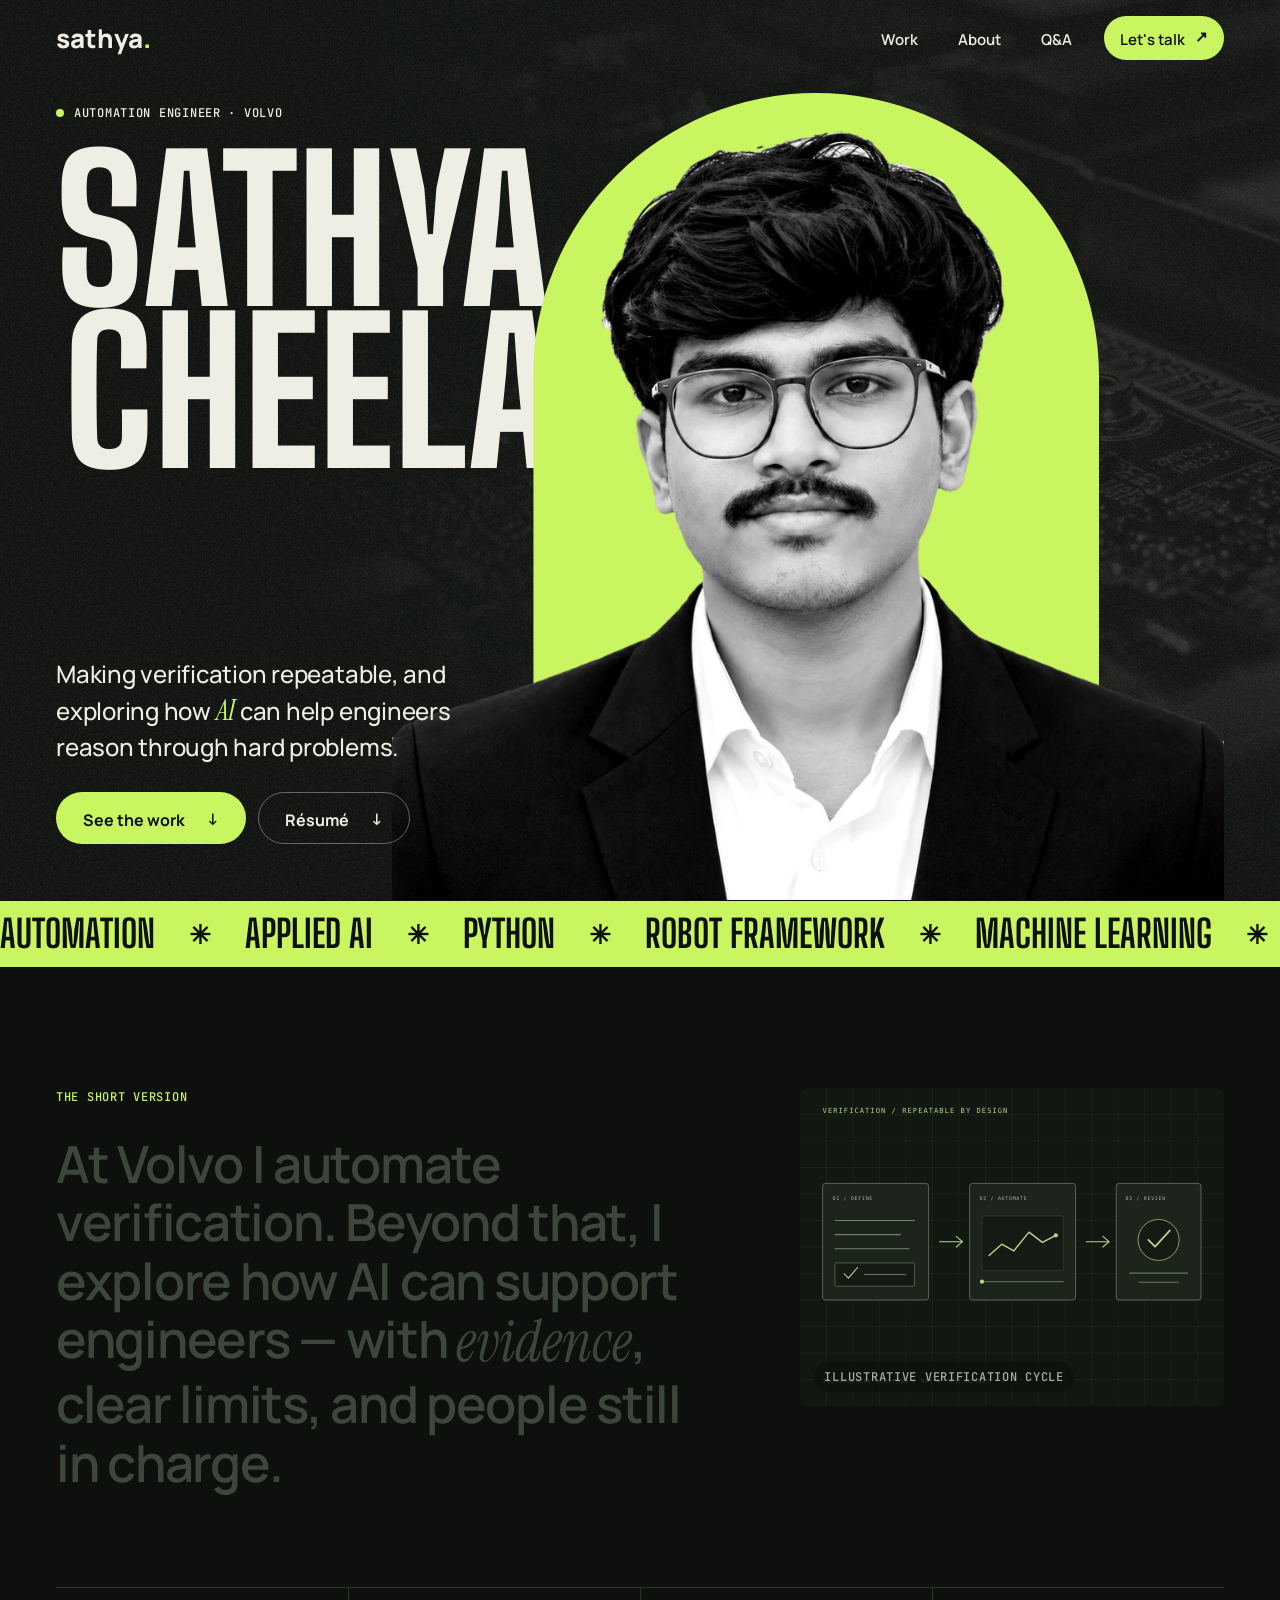
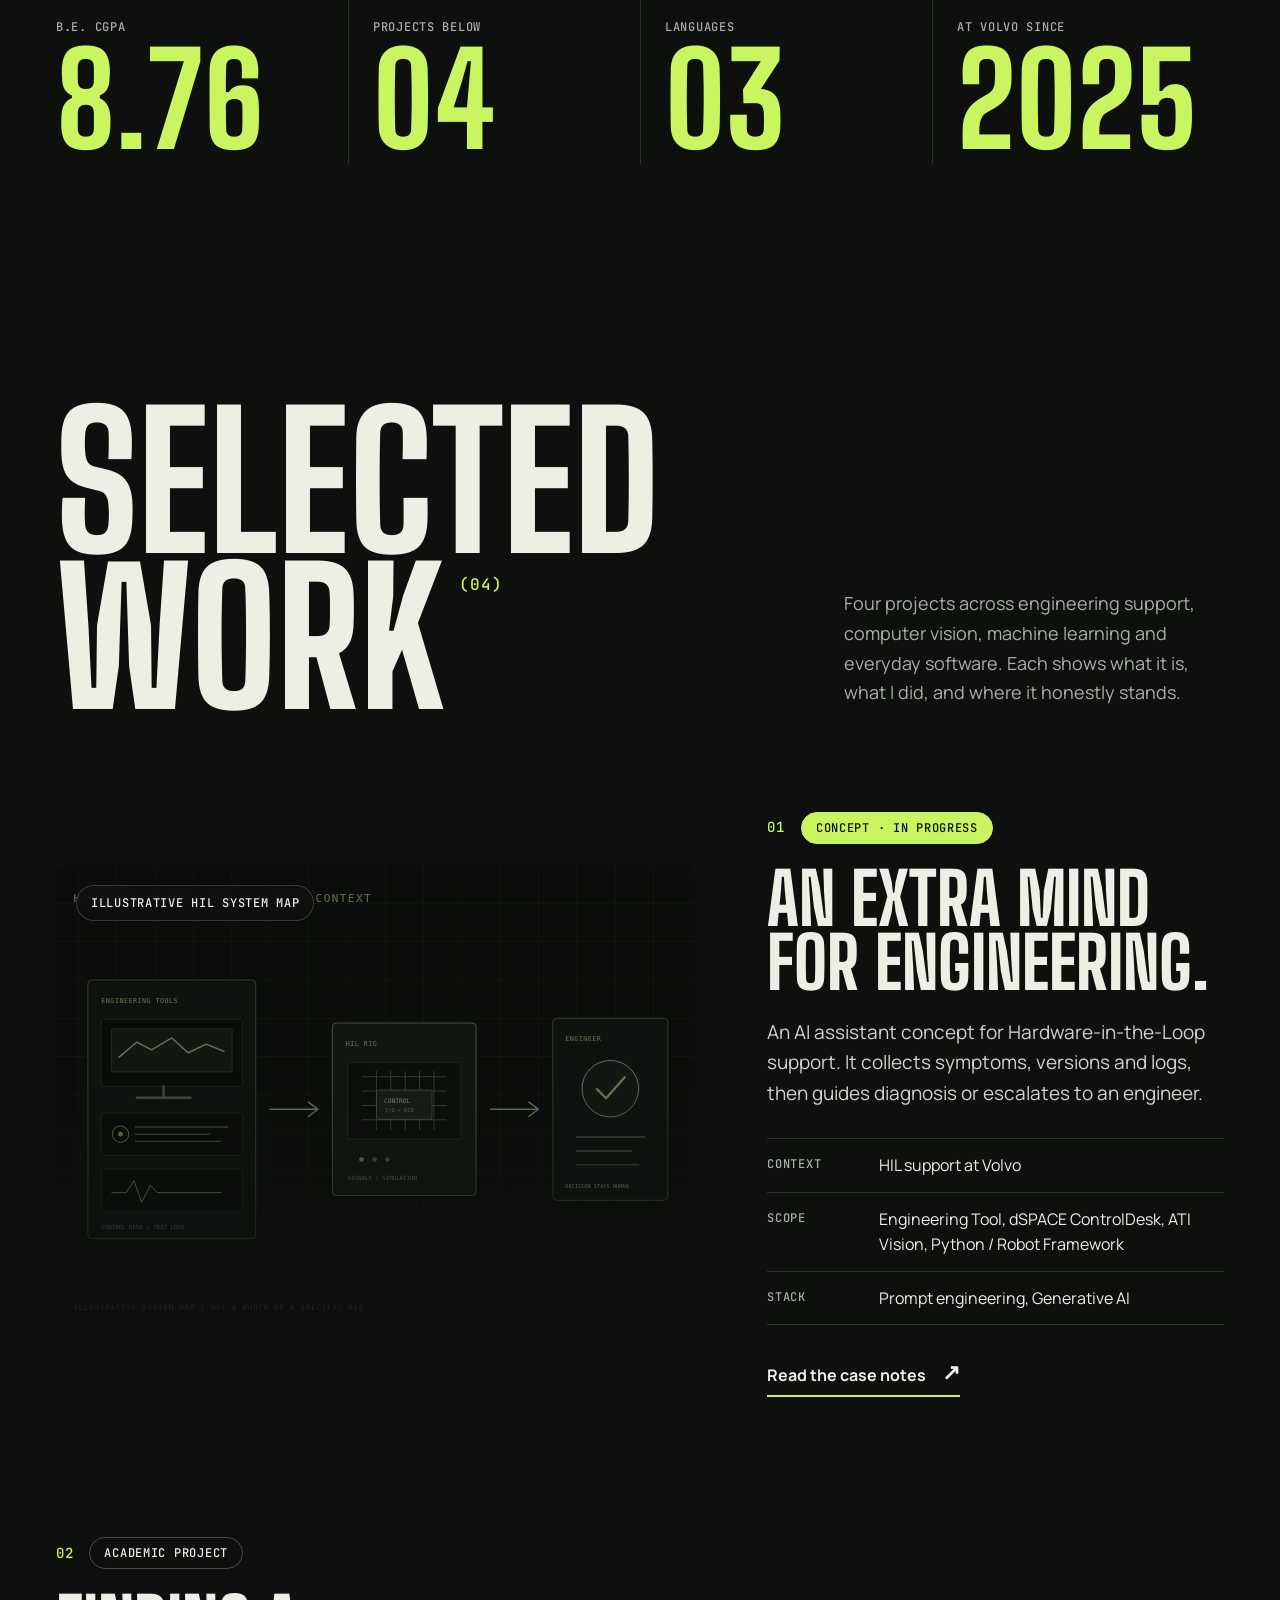
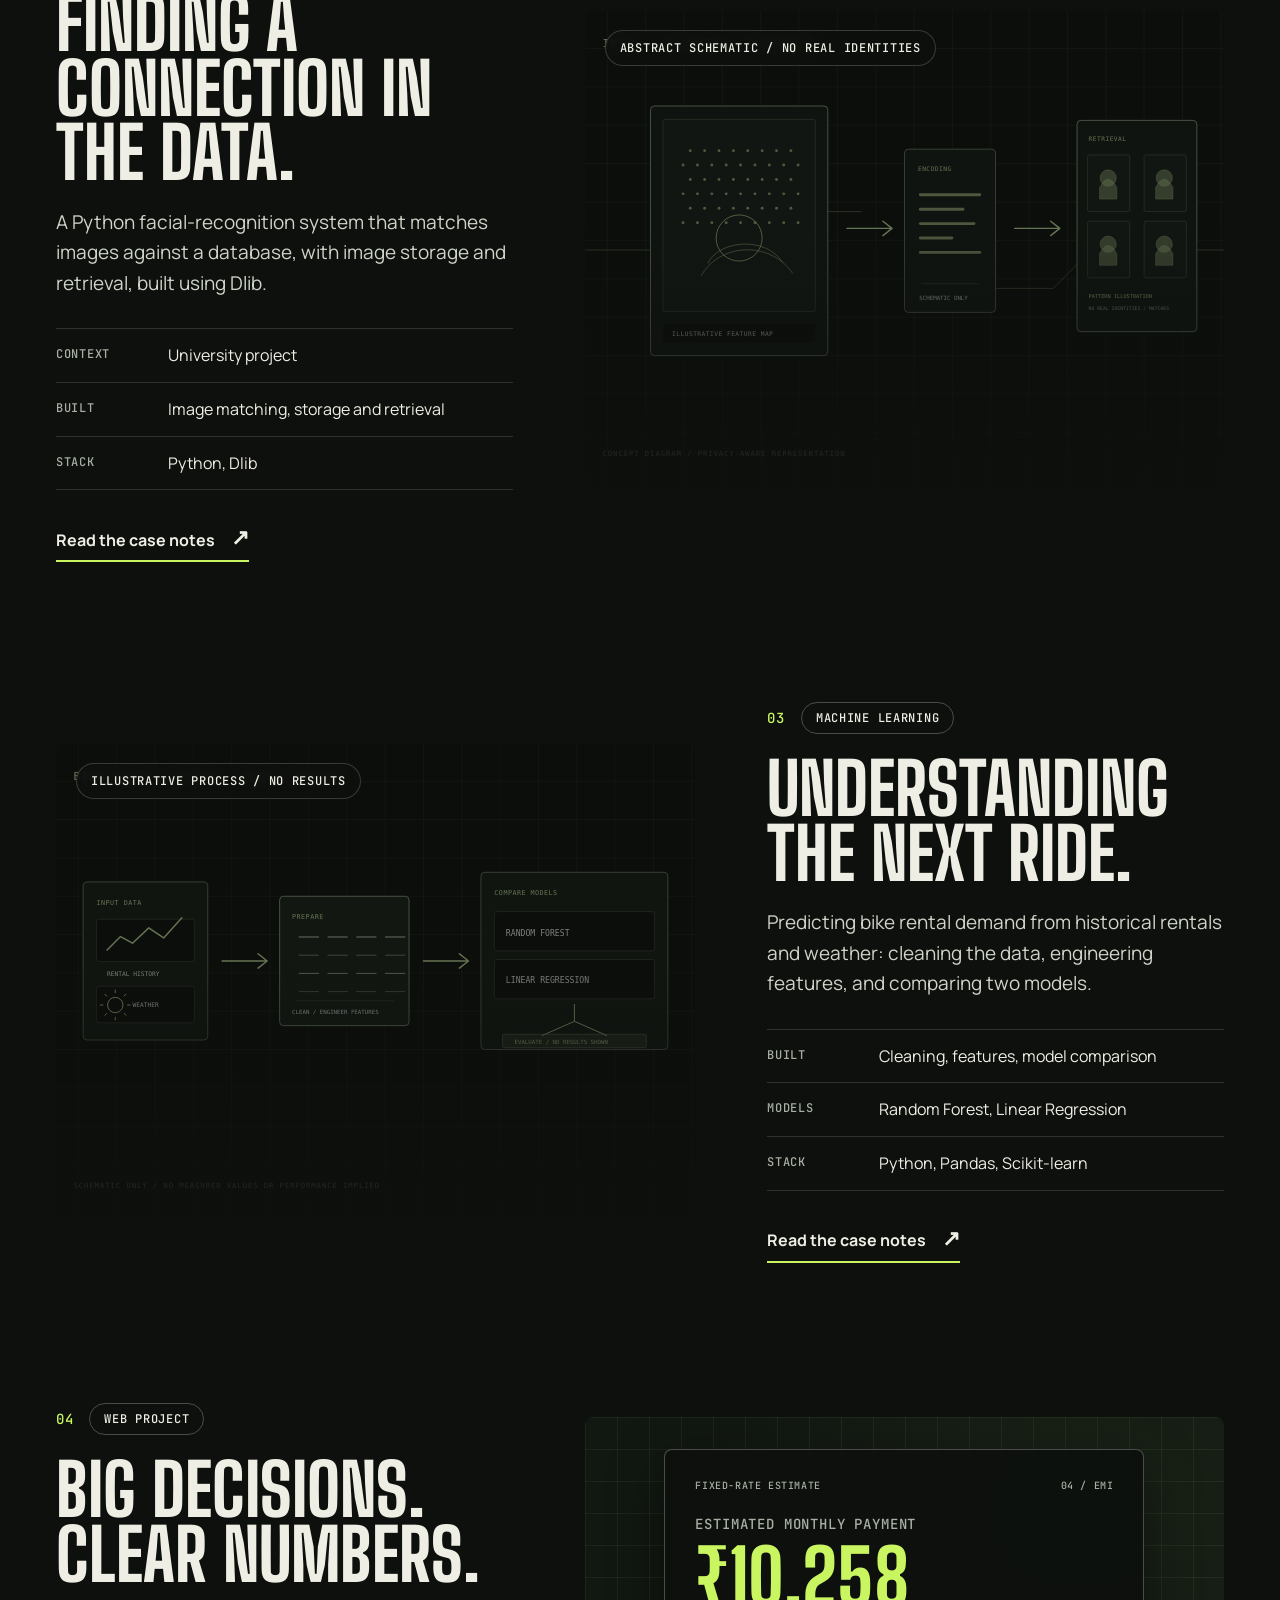
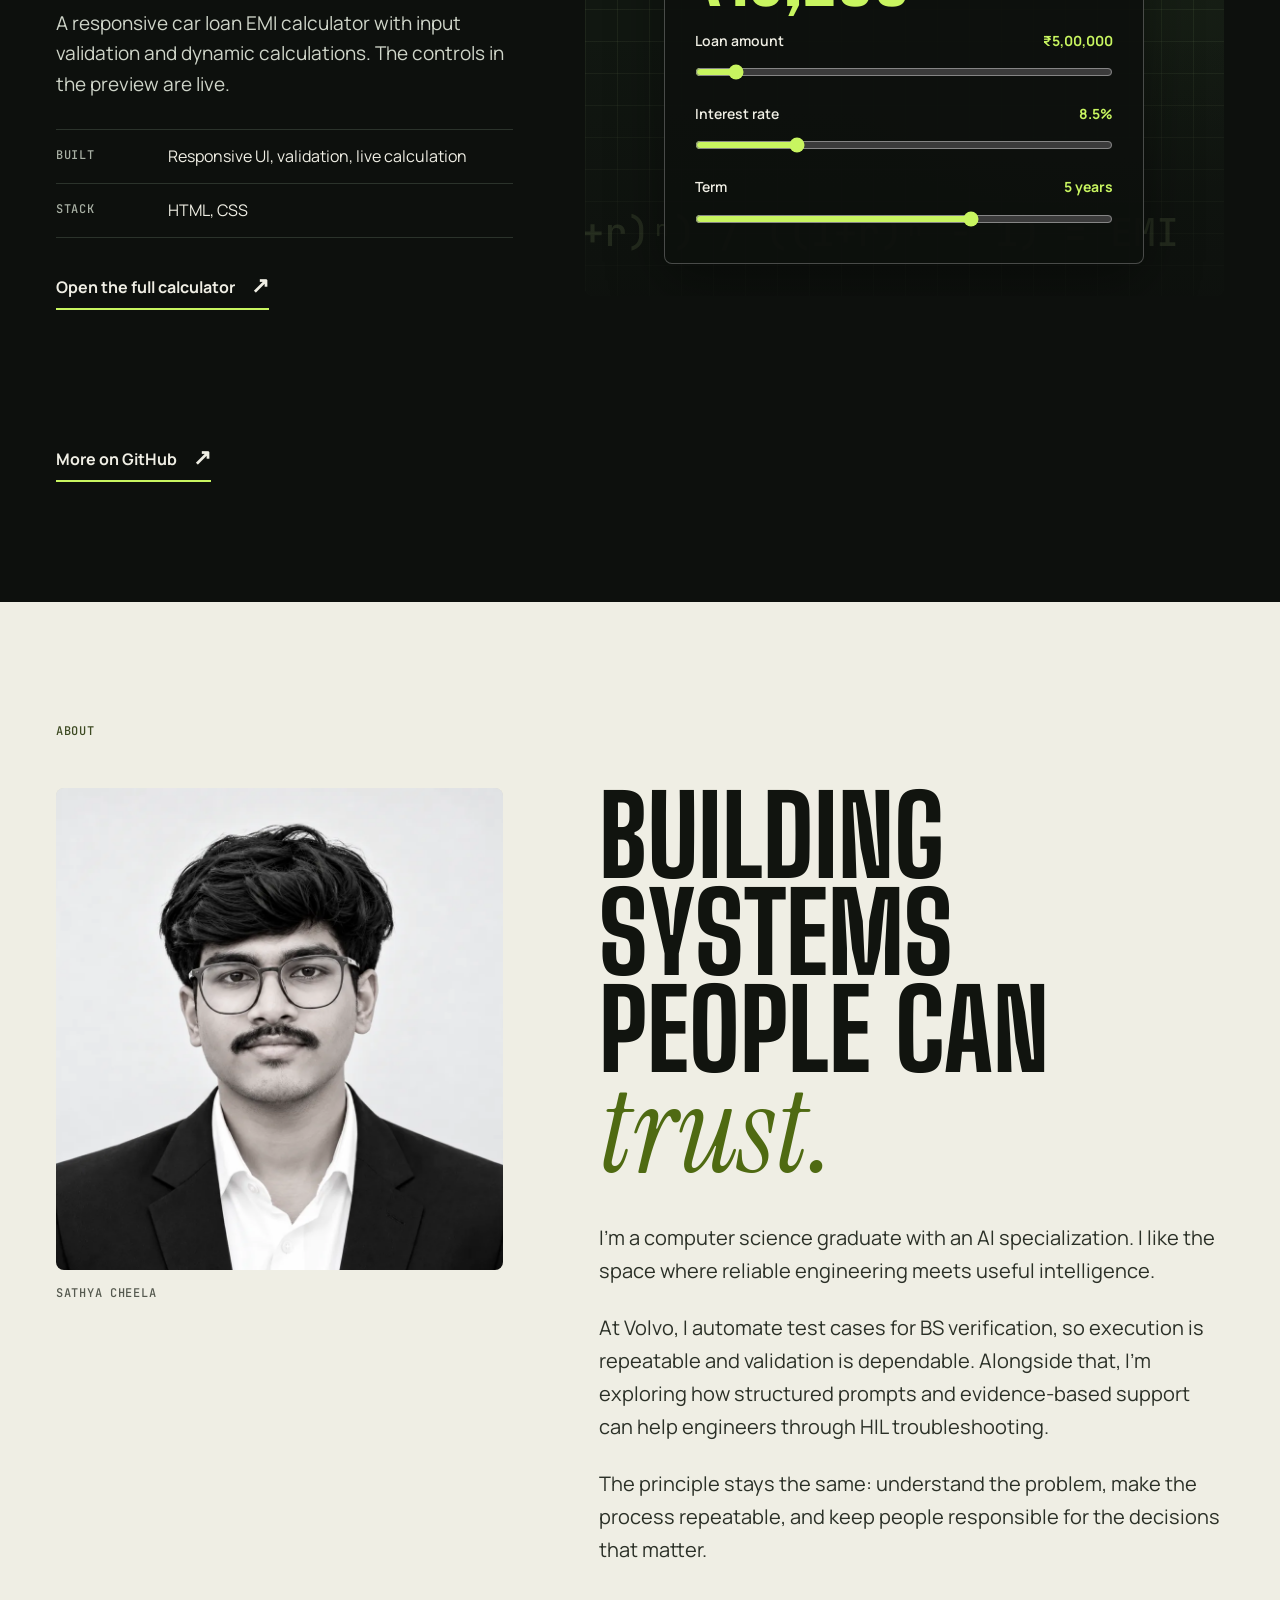
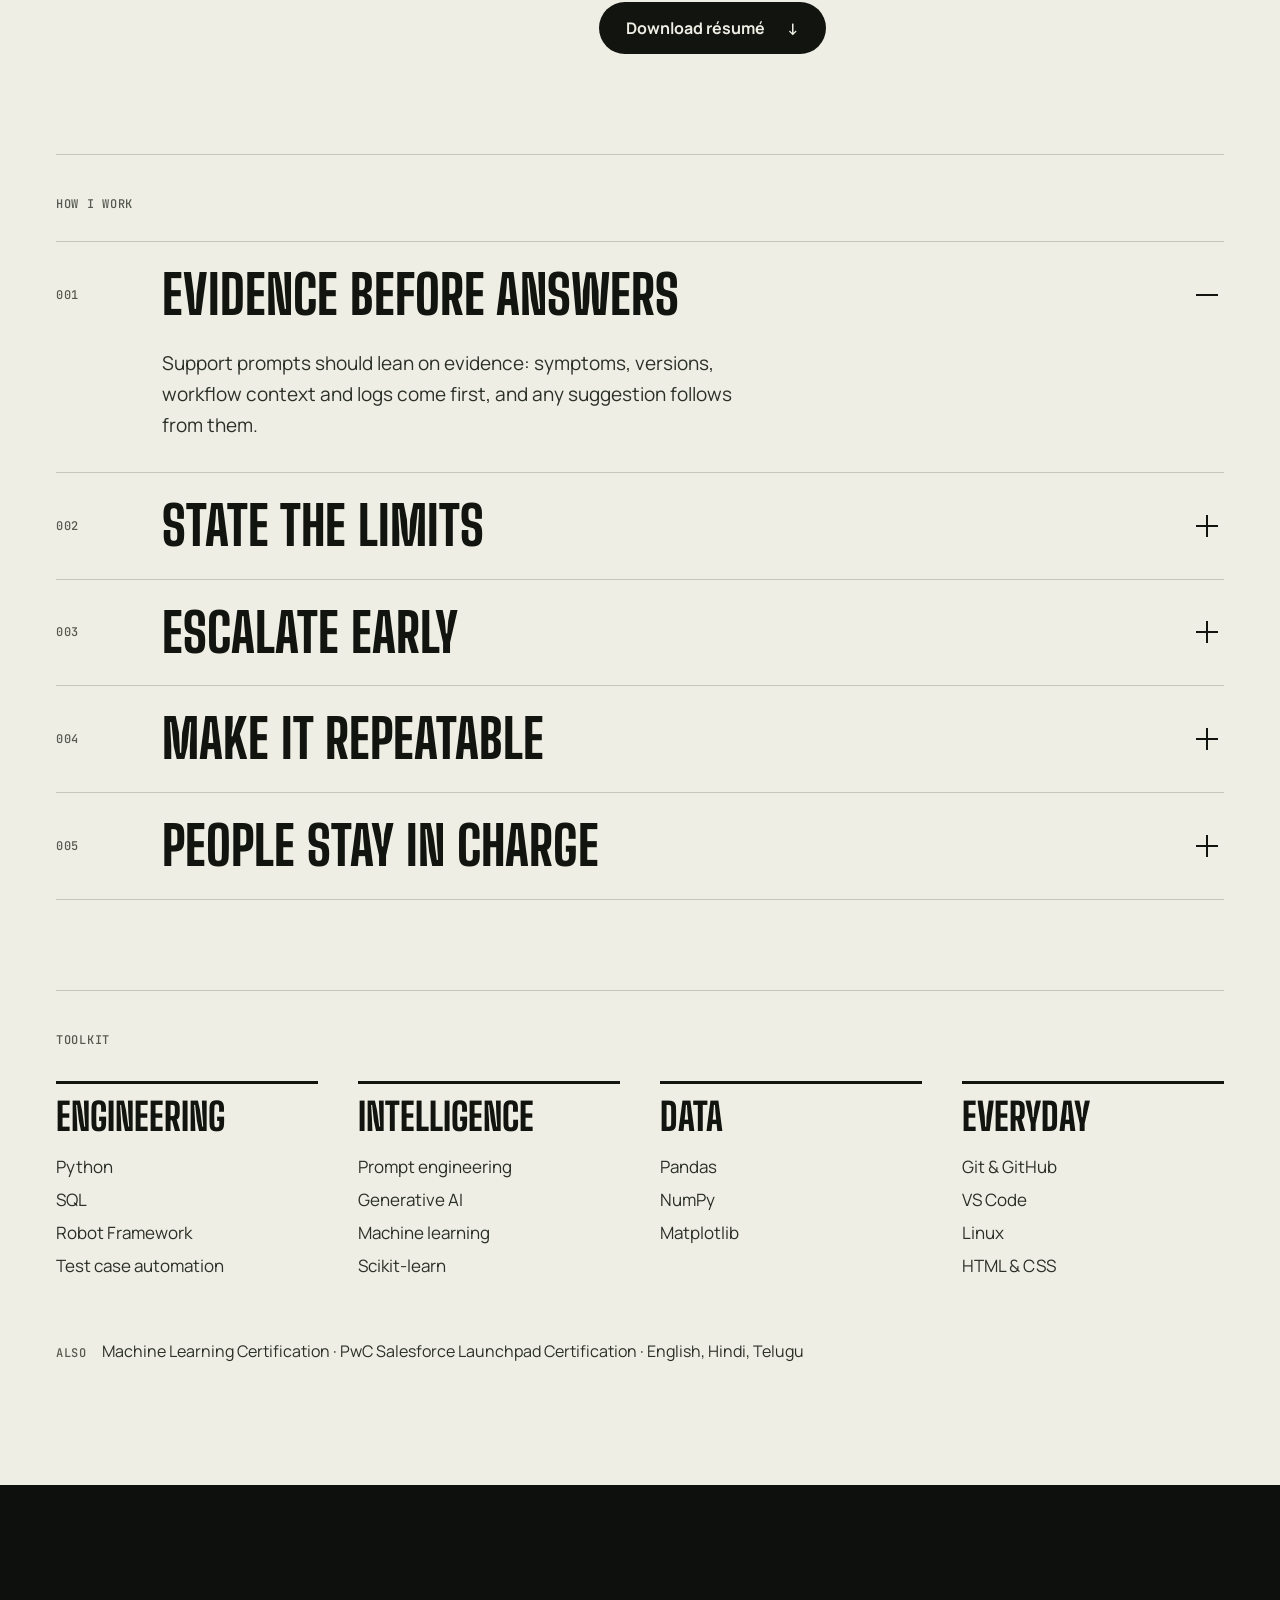
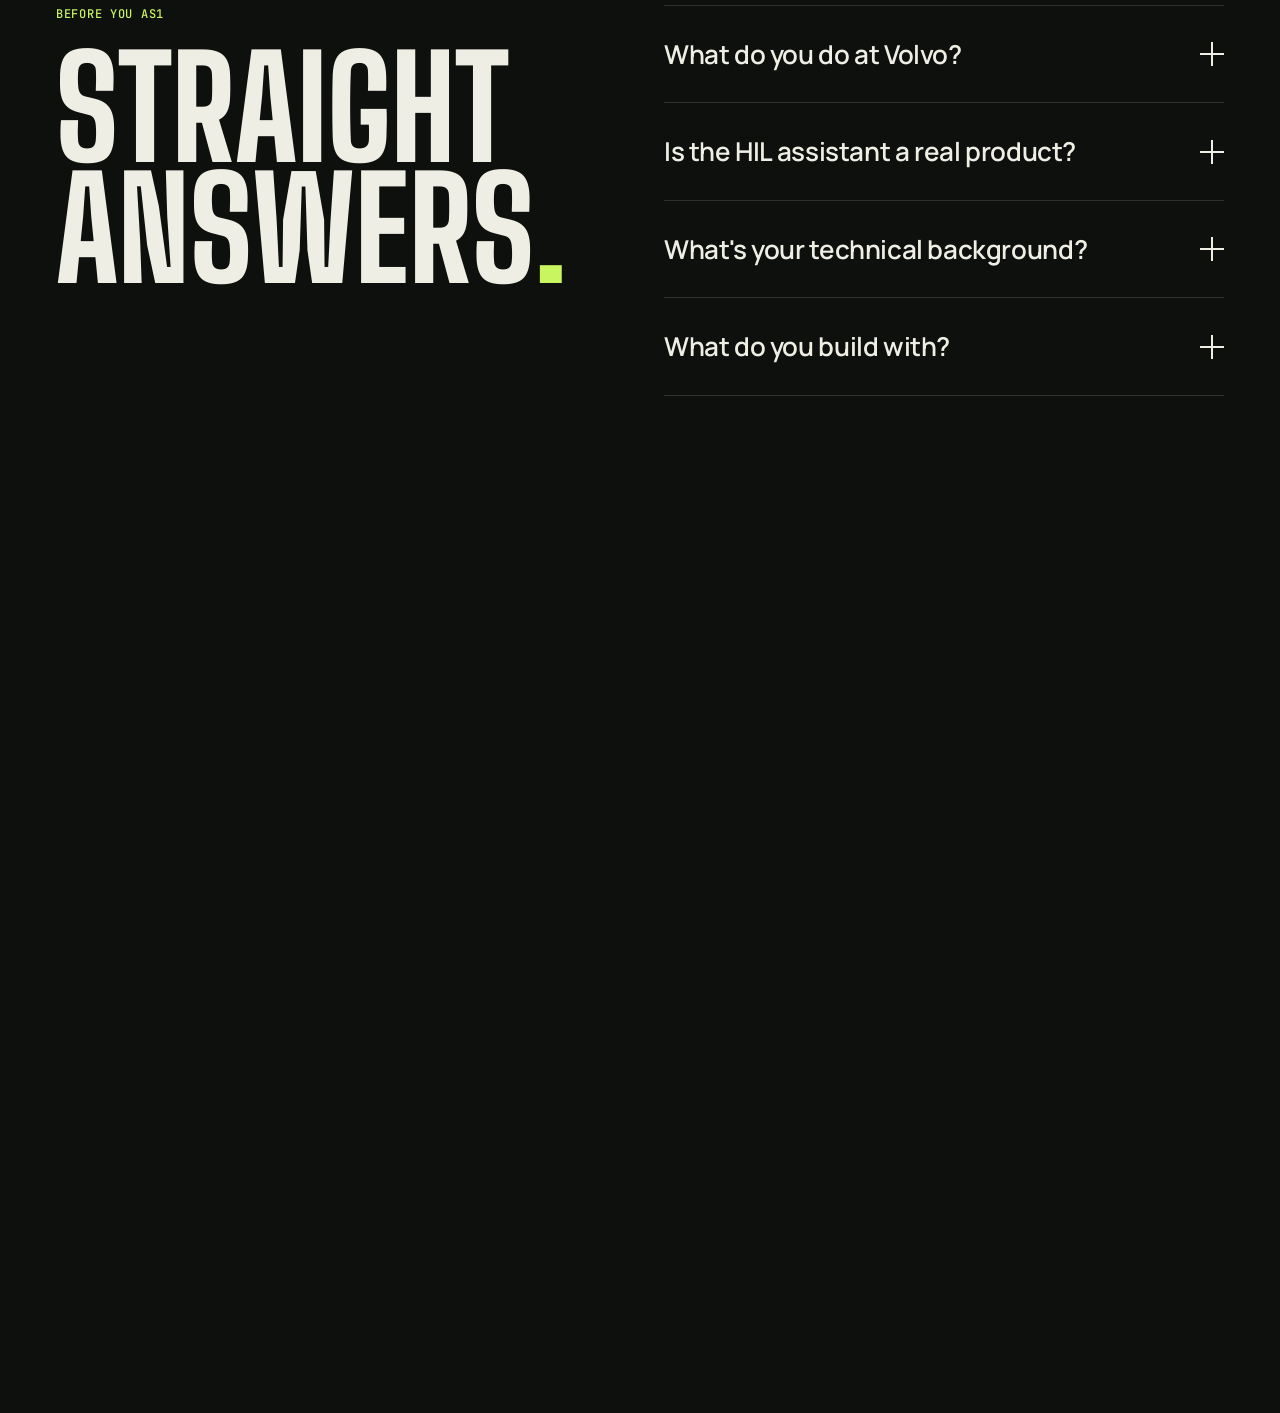
<file: index.html>
<!doctype html>
<html lang="en">
<head>
  <meta charset="UTF-8">
  <meta name="viewport" content="width=device-width, initial-scale=1">
  <title>Sathya Cheela | Automation Engineer & Applied AI</title>
  <meta name="description" content="Sathya Cheela is an automation engineer at Volvo exploring applied AI, machine learning and dependable software. Selected projects, experience and contact.">
  <meta name="theme-color" content="#0d100d">
  <link rel="icon" href="data:image/svg+xml,%3Csvg xmlns='http://www.w3.org/2000/svg' viewBox='0 0 64 64'%3E%3Crect width='64' height='64' rx='14' fill='%23c8f560'/%3E%3Ctext x='32' y='46' text-anchor='middle' font-family='Impact,sans-serif' font-size='40' fill='%230d100d'%3ES%3C/text%3E%3C/svg%3E">
  <script>document.documentElement.classList.add('js');try{if(!sessionStorage.getItem('intro')){document.documentElement.classList.add('intro');sessionStorage.setItem('intro','1')}}catch(e){}setTimeout(function(){if(!document.documentElement.classList.contains('motion'))document.documentElement.classList.remove('js','intro')},2500);</script>
  <link rel="stylesheet" href="styles.css">
  <script src="script.js" defer></script>
</head>
<body>
  <a class="skip-link" href="#work">Skip to selected work</a>
  <div class="progress" aria-hidden="true"></div>
  <div class="curtain" aria-hidden="true"><span class="curtain-mark">sathya<i>.</i></span></div>
  <div class="cursor" aria-hidden="true"><span class="cursor-ring"><span class="cursor-label mono"></span></span></div>

  <header class="site-header">
    <a class="brand" href="#home" aria-label="Sathya Cheela, home">sathya<span>.</span></a>
    <button class="menu-toggle" aria-label="Open navigation" aria-expanded="false" aria-controls="navigation"><span></span><span></span></button>
    <nav id="navigation" aria-label="Main navigation">
      <a href="#work"><span data-roll>Work</span></a>
      <a href="#about"><span data-roll>About</span></a>
      <a href="#questions"><span data-roll>Q&amp;A</span></a>
      <a class="nav-cta" href="#contact"><span data-roll>Let's talk</span> <span aria-hidden="true">&#8599;</span></a>
    </nav>
  </header>

  <main>
    <div class="page">
    <section class="hero" id="home" aria-labelledby="hero-title">
      <div class="hero-bg" aria-hidden="true"><img src="assets/circuitry.webp" srcset="assets/circuitry-800.webp 800w, assets/circuitry.webp 1600w" sizes="100vw" alt="" width="1600" height="1067" decoding="async"></div>
      <div class="hero-inner container">
        <p class="hero-kicker mono"><span><i class="dot"></i> Automation Engineer &middot; Volvo</span></p>
        <h1 class="hero-name" id="hero-title"><span>Sathya</span> <span>Cheela</span></h1>
        <div class="hero-figure">
          <div class="arch" aria-hidden="true"></div>
          <img class="cutout" src="assets/sathya-cutout.webp" alt="Portrait of Sathya Cheela" width="1000" height="1000" fetchpriority="high">
        </div>
        <div class="hero-copy">
          <p class="hero-lead">Making verification repeatable, and exploring how <em>AI</em> can help engineers reason through hard problems.</p>
          <div class="hero-actions">
            <a class="btn btn-lime" href="#work"><span data-roll>See the work</span> <span aria-hidden="true">&#8595;</span></a>
            <a class="btn btn-ghost" href="Sathya_SE.docx" download="Sathya_Cheela_Resume.docx"><span data-roll>R&eacute;sum&eacute;</span> <span aria-hidden="true">&#8595;</span></a>
          </div>
        </div>
      </div>
    </section>

    <div class="marquee" role="presentation">
      <div class="marquee-track" aria-hidden="true">
        <div class="marquee-group"><span>Automation</span><i>&#10035;</i><span>Applied AI</span><i>&#10035;</i><span>Python</span><i>&#10035;</i><span>Robot Framework</span><i>&#10035;</i><span>Machine Learning</span><i>&#10035;</i><span>HIL Support</span><i>&#10035;</i></div>
        <div class="marquee-group"><span>Automation</span><i>&#10035;</i><span>Applied AI</span><i>&#10035;</i><span>Python</span><i>&#10035;</i><span>Robot Framework</span><i>&#10035;</i><span>Machine Learning</span><i>&#10035;</i><span>HIL Support</span><i>&#10035;</i></div>
      </div>
      <p class="sr-only">Automation, applied AI, Python, Robot Framework, machine learning, HIL support.</p>
    </div>

    <section class="intro section container" aria-labelledby="intro-title">
      <div class="intro-grid">
        <div>
          <p class="label mono">The short version</p>
          <h2 class="statement words scrub" id="intro-title">At Volvo I automate verification. Beyond that, I explore how AI can support engineers &mdash; with <em>evidence</em>, clear limits, and people still in charge.</h2>
        </div>
        <figure class="intro-photo intro-diagram reveal">
          <img src="assets/verification-cycle.svg" alt="Illustrative verification cycle showing define, automate, and review" width="1200" height="900" loading="lazy" decoding="async">
          <figcaption class="mono">ILLUSTRATIVE VERIFICATION CYCLE</figcaption>
        </figure>
      </div>
      <dl class="stats" data-stagger>
        <div class="reveal"><dt class="mono">B.E. CGPA</dt><dd>8.76</dd></div>
        <div class="reveal"><dt class="mono">Projects below</dt><dd>04</dd></div>
        <div class="reveal"><dt class="mono">Languages</dt><dd>03</dd></div>
        <div class="reveal"><dt class="mono">At Volvo since</dt><dd>2025</dd></div>
      </dl>
    </section>

    <section class="work section container" id="work" aria-labelledby="work-title">
      <header class="section-head reveal">
        <h2 id="work-title">Selected<br>work<sup class="mono">(04)</sup></h2>
        <p>Four projects across engineering support, computer vision, machine learning and everyday software. Each shows what it is, what I did, and where it honestly stands.</p>
      </header>

      <article class="case reveal">
        <figure class="case-visual" data-open="hil">
          <img src="assets/project-hil.svg" alt="Illustrative HIL support system map connecting engineering tools, an HIL rig, and engineer review" width="1400" height="1000" loading="lazy" decoding="async">
          <span class="vis-tag mono">Illustrative HIL system map</span>
        </figure>
        <div class="case-body">
          <p class="case-meta mono"><span>01</span><span class="pill pill-live">Concept &middot; in progress</span></p>
          <h3>An extra mind for engineering.</h3>
          <p class="case-summary">An AI assistant concept for Hardware-in-the-Loop support. It collects symptoms, versions and logs, then guides diagnosis or escalates to an engineer.</p>
          <dl class="facts"><div><dt>Context</dt><dd>HIL support at Volvo</dd></div><div><dt>Scope</dt><dd>Engineering Tool, dSPACE ControlDesk, ATI Vision, Python / Robot Framework</dd></div><div><dt>Stack</dt><dd>Prompt engineering, Generative AI</dd></div></dl>
          <button class="link-button" data-project="hil">Read the case notes <span aria-hidden="true">&#8599;</span></button>
        </div>
      </article>

      <article class="case case-flip reveal">
        <figure class="case-visual vision" data-open="recognition">
          <img src="assets/project-vision.svg" alt="Abstract computer-vision workflow from a non-identifying feature map through encoding to database retrieval" width="1400" height="1000" loading="lazy" decoding="async">
          <span class="vis-tag mono">Abstract schematic / no real identities</span>
        </figure>
        <div class="case-body">
          <p class="case-meta mono"><span>02</span><span class="pill">Academic project</span></p>
          <h3>Finding a connection in the data.</h3>
          <p class="case-summary">A Python facial-recognition system that matches images against a database, with image storage and retrieval, built using Dlib.</p>
          <dl class="facts"><div><dt>Context</dt><dd>University project</dd></div><div><dt>Built</dt><dd>Image matching, storage and retrieval</dd></div><div><dt>Stack</dt><dd>Python, Dlib</dd></div></dl>
          <button class="link-button" data-project="recognition">Read the case notes <span aria-hidden="true">&#8599;</span></button>
        </div>
      </article>

      <article class="case reveal">
        <figure class="case-visual demand" data-open="bikes">
          <img src="assets/project-demand.svg" alt="Illustrative model process diagram from historical rental and weather data through feature preparation and two model types" width="1400" height="1000" loading="lazy" decoding="async">
          <span class="vis-tag mono">Illustrative process / no results</span>
        </figure>
        <div class="case-body">
          <p class="case-meta mono"><span>03</span><span class="pill">Machine learning</span></p>
          <h3>Understanding the next ride.</h3>
          <p class="case-summary">Predicting bike rental demand from historical rentals and weather: cleaning the data, engineering features, and comparing two models.</p>
          <dl class="facts"><div><dt>Built</dt><dd>Cleaning, features, model comparison</dd></div><div><dt>Models</dt><dd>Random Forest, Linear Regression</dd></div><div><dt>Stack</dt><dd>Python, Pandas, Scikit-learn</dd></div></dl>
          <button class="link-button" data-project="bikes">Read the case notes <span aria-hidden="true">&#8599;</span></button>
        </div>
      </article>

      <article class="case case-flip reveal">
        <figure class="case-visual emi">
          <form class="mini-emi" aria-label="Interactive car loan EMI calculator">
            <p class="mini-emi-kicker mono">FIXED-RATE ESTIMATE <span>04 / EMI</span></p>
            <p class="mono mini-emi-label">Estimated monthly payment</p>
            <output class="mini-emi-result" id="mini-emi-result" aria-live="off"><span id="mini-emi-visual" aria-hidden="true">&#8377;10,258</span><span class="sr-only" id="mini-emi-text" role="status">&#8377;10,258</span></output>
            <label>Loan amount <b id="mini-amount-out">&#8377;5,00,000</b><input id="mini-amount" type="range" min="100000" max="5000000" step="50000" value="500000"></label>
            <label>Interest rate <b id="mini-rate-out">8.5%</b><input id="mini-rate" type="range" min="5" max="20" step="0.1" value="8.5"></label>
            <label>Term <b id="mini-term-out">5 years</b><input id="mini-term" type="range" min="1" max="7" step="1" value="5"></label>
          </form>
        </figure>
        <div class="case-body">
          <p class="case-meta mono"><span>04</span><span class="pill">Web project</span></p>
          <h3>Big decisions. Clear numbers.</h3>
          <p class="case-summary">A responsive car loan EMI calculator with input validation and dynamic calculations. The controls in the preview are live.</p>
          <dl class="facts"><div><dt>Built</dt><dd>Responsive UI, validation, live calculation</dd></div><div><dt>Stack</dt><dd>HTML, CSS</dd></div></dl>
          <button class="link-button" data-project="emi">Open the full calculator <span aria-hidden="true">&#8599;</span></button>
        </div>
      </article>

      <p class="work-more"><a class="link-button" href="https://github.com/ch-sathya" target="_blank" rel="noopener noreferrer"><span data-roll>More on GitHub</span> <span aria-hidden="true">&#8599;</span></a></p>
    </section>

    <section class="about" id="about" aria-labelledby="about-title">
      <div class="container about-inner">
        <p class="label mono">About</p>
        <div class="about-grid">
          <figure class="about-portrait reveal"><img src="assets/sathya-portrait.webp" alt="Sathya Cheela in a dark blazer and white shirt" width="1000" height="1000" loading="lazy"><figcaption class="mono">Sathya Cheela</figcaption></figure>
          <div class="about-copy reveal">
            <h2 id="about-title">Building systems people can <em>trust.</em></h2>
            <p>I'm a computer science graduate with an AI specialization. I like the space where reliable engineering meets useful intelligence.</p>
            <p>At Volvo, I automate test cases for BS verification, so execution is repeatable and validation is dependable. Alongside that, I'm exploring how structured prompts and evidence-based support can help engineers through HIL troubleshooting.</p>
            <p>The principle stays the same: understand the problem, make the process repeatable, and keep people responsible for the decisions that matter.</p>
            <a class="btn btn-dark" href="Sathya_SE.docx" download="Sathya_Cheela_Resume.docx">Download r&eacute;sum&eacute; <span aria-hidden="true">&#8595;</span></a>
          </div>
        </div>

        <div class="principles">
          <h3 class="mono">How I work</h3>
          <ol class="prin-list">
            <li class="prin open"><button class="prin-head" aria-expanded="true" aria-controls="prin-1"><span class="prin-num mono">001</span><span class="prin-title">Evidence before answers</span><span class="prin-plus" aria-hidden="true"></span></button><div class="prin-body" id="prin-1"><div><p>Support prompts should lean on evidence: symptoms, versions, workflow context and logs come first, and any suggestion follows from them.</p></div></div></li>
            <li class="prin"><button class="prin-head" aria-expanded="false" aria-controls="prin-2"><span class="prin-num mono">002</span><span class="prin-title">State the limits</span><span class="prin-plus" aria-hidden="true"></span></button><div class="prin-body" id="prin-2"><div><p>Clear capability limits are part of the design, so nobody mistakes a guess for a diagnosis.</p></div></div></li>
            <li class="prin"><button class="prin-head" aria-expanded="false" aria-controls="prin-3"><span class="prin-num mono">003</span><span class="prin-title">Escalate early</span><span class="prin-plus" aria-hidden="true"></span></button><div class="prin-body" id="prin-3"><div><p>When evidence is incomplete or the risk is higher, the right next step is an engineer, not a confident answer.</p></div></div></li>
            <li class="prin"><button class="prin-head" aria-expanded="false" aria-controls="prin-4"><span class="prin-num mono">004</span><span class="prin-title">Make it repeatable</span><span class="prin-plus" aria-hidden="true"></span></button><div class="prin-body" id="prin-4"><div><p>Automated test cases should run the same way every time, so validation can be relied on.</p></div></div></li>
            <li class="prin"><button class="prin-head" aria-expanded="false" aria-controls="prin-5"><span class="prin-num mono">005</span><span class="prin-title">People stay in charge</span><span class="prin-plus" aria-hidden="true"></span></button><div class="prin-body" id="prin-5"><div><p>Engineers remain responsible for safety-relevant decisions. The tools support that judgment; they don't replace it.</p></div></div></li>
          </ol>
        </div>

        <div class="toolkit">
          <h3 class="mono">Toolkit</h3>
          <dl data-stagger>
            <div class="reveal"><dt>Engineering</dt><dd>Python<br>SQL<br>Robot Framework<br>Test case automation</dd></div>
            <div class="reveal"><dt>Intelligence</dt><dd>Prompt engineering<br>Generative AI<br>Machine learning<br>Scikit-learn</dd></div>
            <div class="reveal"><dt>Data</dt><dd>Pandas<br>NumPy<br>Matplotlib</dd></div>
            <div class="reveal"><dt>Everyday</dt><dd>Git &amp; GitHub<br>VS Code<br>Linux<br>HTML &amp; CSS</dd></div>
          </dl>
          <p class="credentials"><span class="mono">Also</span> Machine Learning Certification &middot; PwC Salesforce Launchpad Certification &middot; English, Hindi, Telugu</p>
        </div>
      </div>
    </section>

    <section class="qa section container" id="questions" aria-labelledby="qa-title">
      <div class="qa-grid">
        <div class="reveal"><p class="label mono">Before you ask</p><h2 id="qa-title">Straight<br>answers<span class="accent">.</span></h2></div>
        <div class="qa-list" data-stagger>
          <details class="reveal"><summary>What do you do at Volvo?<span aria-hidden="true"></span></summary><p>I'm a Graduate Apprentice Trainee in Automation Engineering, working since March 2025. I automate test cases that support BS verification workflows, with a focus on repeatable execution and reliable validation.</p></details>
          <details class="reveal"><summary>Is the HIL assistant a real product?<span aria-hidden="true"></span></summary><p>Not yet. It's a concept in progress: a scoped support workflow that gathers evidence, guides diagnosis, and escalates to an engineer when evidence is incomplete or risk is higher. Engineers stay responsible for safety-relevant decisions.</p></details>
          <details class="reveal"><summary>What's your technical background?<span aria-hidden="true"></span></summary><p>A B.E. in Computer Science and Engineering with an AI specialization (2021&ndash;2025, CGPA 8.76), plus a Machine Learning certification and the PwC Salesforce Launchpad certification.</p></details>
          <details class="reveal"><summary>What do you build with?<span aria-hidden="true"></span></summary><p>Python and SQL, Robot Framework for test automation, and Pandas, NumPy, Matplotlib and Scikit-learn for data and machine learning. Day to day: Git, GitHub, VS Code and Linux.</p></details>
        </div>
      </div>
    </section>
    </div>

    <section class="contact" id="contact" aria-labelledby="contact-title">
      <div class="container">
        <p class="label mono">Get in touch</p>
        <h2 class="reveal" id="contact-title">Let's<br>talk<span aria-hidden="true">.</span></h2>
        <div class="contact-row reveal">
          <p>Engineering, AI, or an idea worth exploring. I'd like to hear about it.</p>
          <div>
            <div class="email-row"><a href="mailto:cheela.sathya@gmail.com"><span data-roll>cheela.sathya@gmail.com</span></a><button class="copy-email" aria-label="Copy email address" title="Copy email address"><span class="copy-icon" aria-hidden="true"></span></button></div>
            <span class="copy-status mono" role="status" aria-live="polite"></span>
          </div>
        </div>
        <ul class="social reveal">
          <li><a href="https://www.linkedin.com/in/sathya-cheela" target="_blank" rel="noopener noreferrer">LinkedIn <span aria-hidden="true">&#8599;</span></a></li>
          <li><a href="https://github.com/ch-sathya" target="_blank" rel="noopener noreferrer">GitHub <span aria-hidden="true">&#8599;</span></a></li>
          <li><a href="Sathya_SE.docx" download="Sathya_Cheela_Resume.docx">R&eacute;sum&eacute; <span aria-hidden="true">&#8595;</span></a></li>
        </ul>
        <footer><a class="brand" href="#home">sathya<span>.</span></a><span class="mono">&copy; <span id="year">2026</span> Sathya Cheela</span><a class="mono back-top" href="#home">Back to top &#8593;</a></footer>
      </div>
    </section>
  </main>

  <dialog class="project-dialog" aria-labelledby="dialog-title">
    <div class="dialog-inner">
      <button class="dialog-close" aria-label="Close project details" title="Close project details">&times;</button>
      <span class="dialog-kicker mono" id="dialog-kicker"></span>
      <h2 id="dialog-title"></h2>
      <p id="dialog-summary" class="dialog-summary"></p>
      <div id="dialog-content"></div>
      <div id="dialog-tags" class="dialog-tags"></div>
      <a class="link-button" href="mailto:cheela.sathya@gmail.com">Discuss this project <span aria-hidden="true">&#8599;</span></a>
    </div>
  </dialog>
</body>
</html>
</file>
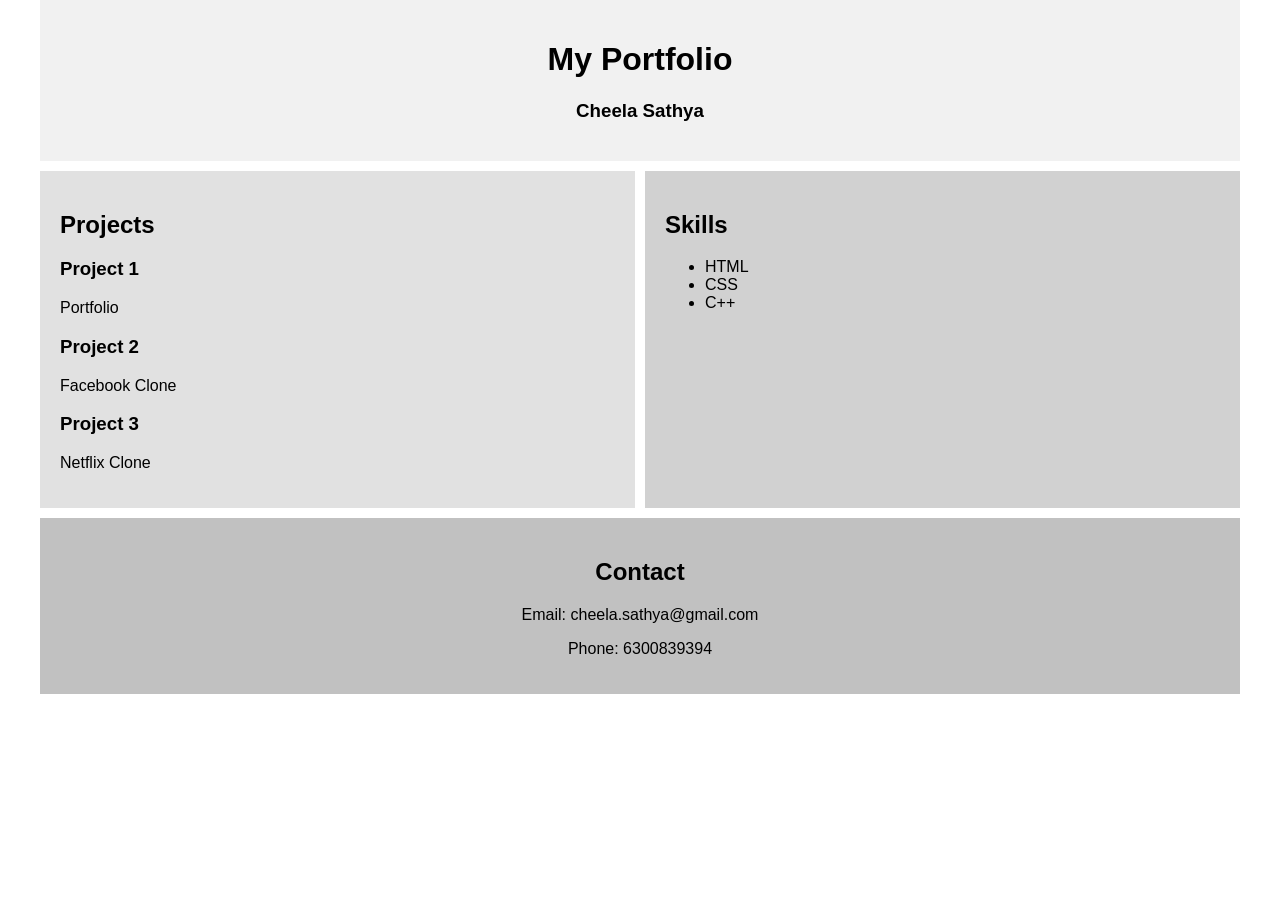
<file: Portfolio/index.html>
<!DOCTYPE html>
<html>
<head>
	<link rel="stylesheet" type="text/css" href="style.css">
	<title>Portfolio</title>
</head>
<body>
	<div class="grid-container">
		<div class="header">
			<h1>My Portfolio</h1>
			<h3>Cheela Sathya</h3>
		</div>
		<div class="projects">
			<h2>Projects</h2>
			<div class="project">
				<h3>Project 1</h3>
				<p>Portfolio</p>
			</div>
			<div class="project">
				<h3>Project 2</h3>
				<p>Facebook Clone</p>
			</div>
			<div class="project">
				<h3>Project 3</h3>
				<p>Netflix Clone</p>
			</div>
		</div>
		<div class="skills">
			<h2>Skills</h2>
			<ul>
				<li>HTML</li>
				<li>CSS</li>
				<li>C++</li>
			</ul>
		</div>
		<div class="contact">
			<h2>Contact</h2>
			<p>Email: cheela.sathya@gmail.com</p>
			<p>Phone: 6300839394</p>
		</div>
	</div>
</body>
</html>
</file>
<file: styles.css>
@font-face { font-family: Manrope; src: url('assets/manrope.ttf') format('truetype'); font-weight: 200 800; font-style: normal; font-display: swap; }
@font-face { font-family: 'Big Shoulders Display'; src: url('assets/bigshouldersdisplay.ttf') format('truetype'); font-weight: 100 900; font-style: normal; font-display: block; }
@font-face { font-family: 'Instrument Serif'; src: url('assets/instrumentserif.ttf') format('truetype'); font-weight: 400; font-style: italic; font-display: swap; }
@font-face { font-family: 'JetBrains Mono'; src: url('assets/jetbrainsmono.ttf') format('truetype'); font-weight: 100 800; font-style: normal; font-display: swap; }

:root {
  color-scheme: dark;
  --ink: #0d100d;
  --ink-2: #151a15;
  --line: #2b332b;
  --ivory: #efeee4;
  --muted: #a8b0a4;
  --lime: #c8f560;
  --olive: #4f6a12;
  --paper-ink: #11140f;
  --body: Manrope, 'Helvetica Neue', Arial, sans-serif;
  --display: 'Big Shoulders Display', Impact, 'Arial Narrow', sans-serif;
  --serif: 'Instrument Serif', Georgia, serif;
  --mono: 'JetBrains Mono', 'Cascadia Code', Consolas, monospace;
  --gutter: 56px;
  --edge: max(var(--gutter), calc((100% - 1280px) / 2));
  --header: 76px;
}

* { box-sizing: border-box; }
html { scroll-behavior: smooth; scroll-padding-top: var(--header); }
body { margin: 0; background: var(--ink); color: var(--ivory); font: 17px/1.65 var(--body); letter-spacing: 0; -webkit-font-smoothing: antialiased; }
body:has(dialog[open]) { overflow: hidden; }
h1, h2, h3, h4, p, figure, dl, dd, ul, ol { margin: 0; padding: 0; }
ul, ol { list-style: none; }
img { display: block; max-width: 100%; height: auto; }
a { color: inherit; text-decoration: none; }
button, input { font: inherit; color: inherit; }
button { cursor: pointer; background: none; border: 0; padding: 0; }
button, a { -webkit-tap-highlight-color: transparent; touch-action: manipulation; }
:focus-visible { outline: 3px solid var(--lime); outline-offset: 4px; }
.about :focus-visible, .contact :focus-visible { outline-color: var(--paper-ink); }
::selection { background: var(--lime); color: var(--ink); }
.container { width: min(100% - var(--gutter) * 2, 1280px); margin-inline: auto; }
.section { padding-block: 120px; }
.mono, .label { font-family: var(--mono); font-size: 12px; font-weight: 500; line-height: 1.5; letter-spacing: .06em; text-transform: uppercase; }
.label { color: var(--lime); }
.muted { color: var(--muted); }
.sr-only { position: absolute; width: 1px; height: 1px; overflow: hidden; clip: rect(0 0 0 0); white-space: nowrap; }
.skip-link { position: fixed; top: -100px; left: 16px; z-index: 50; background: var(--lime); color: var(--ink); padding: 14px 20px; font-weight: 700; }
.skip-link:focus { top: 12px; }
.dot { display: inline-block; width: 8px; height: 8px; border-radius: 50%; background: var(--lime); }
em { font-family: var(--serif); font-style: italic; font-weight: 400; }

.progress { position: fixed; inset: 0 0 auto 0; height: 3px; z-index: 40; background: var(--lime); transform-origin: left; transform: scaleX(var(--progress, 0)); }

.site-header { position: fixed; inset: 0 0 auto 0; z-index: 30; height: var(--header); padding-inline: var(--edge); display: flex; align-items: center; justify-content: space-between; transition: background .3s, border-color .3s; border-bottom: 1px solid transparent; }
.site-header.is-scrolled { background: #0d100dd9; backdrop-filter: blur(14px); -webkit-backdrop-filter: blur(14px); border-color: var(--line); }
.brand { font-size: 26px; font-weight: 800; line-height: 1; }
.brand span { color: var(--lime); }
.site-header nav { display: flex; align-items: center; gap: 8px; }
.site-header nav a { min-height: 44px; display: inline-flex; align-items: center; gap: 10px; padding-inline: 16px; font-size: 15px; font-weight: 600; border-radius: 99px; transition: background .2s, color .2s; }
.site-header nav a:hover { background: #ffffff14; }
.site-header nav a[aria-current="true"] { background: #ffffff1f; }
.site-header nav .nav-cta { background: var(--lime); color: var(--ink); margin-left: 8px; }
.site-header nav .nav-cta:hover { background: #dcff86; }
.menu-toggle { display: none; }

.hero { position: relative; isolation: isolate; overflow: hidden; display: flex; flex-direction: column; min-height: max(780px, 100svh); padding-top: var(--header); }
.hero-bg { position: absolute; inset: 0; z-index: -1; }
.hero-bg img { width: 100%; height: 100%; object-fit: cover; opacity: .3; filter: grayscale(1) contrast(1.15); }
.hero-bg::after { content: ''; position: absolute; inset: 0; background: linear-gradient(90deg, var(--ink) 18%, #0d100db3 52%, #0d100d66), linear-gradient(0deg, var(--ink), transparent 30%); }
.hero-inner { position: relative; flex: 1; display: flex; flex-direction: column; padding-top: 28px; padding-bottom: 56px; }
.hero-kicker { display: flex; justify-content: space-between; gap: 24px; color: var(--muted); }
.hero-kicker span:first-child { display: inline-flex; align-items: center; gap: 10px; color: var(--ivory); }
.hero-name { position: relative; z-index: 1; margin-top: 28px; font: 800 clamp(120px, 15.4vw, 232px)/.82 var(--display); text-transform: uppercase; }
.hero-name span { display: block; }
.hero-name span + span { margin-left: .04em; }
.hero-copy { position: relative; z-index: 4; margin-top: auto; max-width: 470px; }
.hero-lead { font-size: 24px; line-height: 1.4; font-weight: 500; letter-spacing: -.01em; }
.hero-lead em { color: var(--lime); font-size: 1.18em; }
.hero-actions { display: flex; flex-wrap: wrap; gap: 12px; margin-top: 28px; }
.btn { display: inline-flex; align-items: center; justify-content: space-between; gap: 22px; min-height: 52px; padding: 0 26px; border-radius: 99px; font-size: 16px; font-weight: 700; border: 1.5px solid transparent; transition: background .2s, color .2s, transform .2s, border-color .2s; }
.btn:hover { transform: translateY(-2px); }
.btn-lime { background: var(--lime); color: var(--ink); }
.btn-lime:hover { background: #dcff86; }
.btn-ghost { border-color: #ffffff59; }
.btn-ghost:hover { border-color: var(--lime); color: var(--lime); }
.btn-dark { background: var(--paper-ink); color: var(--ivory); }
.btn-dark:hover { background: #2a3320; }

.hero-figure { position: absolute; z-index: 2; right: 0; bottom: 0; height: min(calc(100% + 8px), 860px); aspect-ratio: 1; pointer-events: none; }
.arch { position: absolute; left: 17%; width: 68%; top: 3%; bottom: 0; background: var(--lime); border-radius: 999px 999px 0 0; }
.cutout { position: absolute; inset: 0; width: 100%; height: 100%; object-fit: contain; }

.marquee { position: relative; z-index: 3; overflow: hidden; background: var(--lime); color: var(--ink); border-block: 1px solid var(--ink); }
.marquee-track { display: flex; width: max-content; animation: marquee 46s linear infinite; }
.marquee-group { display: flex; align-items: center; gap: 34px; padding: 14px 34px 14px 0; font: 700 38px/1 var(--display); text-transform: uppercase; white-space: nowrap; }
.marquee-group i { font-style: normal; font-size: 26px; }
@keyframes marquee { to { transform: translateX(-50%); } }

.intro-grid { display: grid; grid-template-columns: 1.55fr 1fr; gap: 88px; align-items: start; }
.statement { margin-top: 28px; font: 600 clamp(32px, 4vw, 54px)/1.14 var(--body); letter-spacing: -.025em; }
.statement em { color: var(--lime); font-size: 1.12em; letter-spacing: 0; }
.intro-photo { position: relative; aspect-ratio: 4/3; border-radius: 8px; overflow: hidden; background: #121711; }
.intro-photo img { width: 100%; height: 100%; object-fit: contain; }
.intro-photo figcaption { position: absolute; left: 14px; bottom: 14px; padding: 6px 10px; background: #0d100dbf; color: var(--muted); border-radius: 99px; }
.intro-photo.intro-diagram { aspect-ratio: 4 / 3; background: #121711; }
.intro-photo.intro-diagram img { object-fit: cover; filter: none; }
.stats { display: grid; grid-template-columns: repeat(4, 1fr); margin-top: 96px; border-top: 1px solid var(--line); }
.stats > div { padding: 30px 24px 0 0; }
.stats > div + div { padding-left: 24px; border-left: 1px solid var(--line); }
.stats dt { color: var(--muted); }
.stats dd { font: 800 clamp(80px, 10vw, 140px)/1 var(--display); color: var(--lime); }

.section-head { display: flex; align-items: flex-end; justify-content: space-between; gap: 48px; margin-bottom: 96px; }
.section-head h2 { font: 800 clamp(110px, 14.5vw, 210px)/.84 var(--display); text-transform: uppercase; }
.section-head h2 sup { margin-left: 14px; vertical-align: top; color: var(--lime); font-size: 16px; position: relative; top: .8em; }
.section-head p { max-width: 380px; color: var(--muted); font-size: 18px; margin-bottom: 8px; }

.case { display: grid; grid-template-columns: 1.4fr 1fr; gap: 72px; align-items: center; margin-bottom: 140px; }
.case-flip { grid-template-columns: 1fr 1.4fr; }
.case-flip .case-visual { order: 2; }
.case-visual { position: relative; aspect-ratio: 4/3; border-radius: 8px; overflow: hidden; background: var(--ink-2); isolation: isolate; }
.case-visual > img { position: absolute; inset: 0; z-index: -1; width: 100%; height: 100%; object-fit: cover; filter: brightness(.55) saturate(.85); transition: transform 1.4s cubic-bezier(.2, .7, .2, 1); }
.case-visual::after { content: ''; position: absolute; inset: 0; z-index: -1; background: linear-gradient(0deg, #0d100dd9, transparent 55%); }
.case-visual[data-open] { cursor: pointer; }
.case-visual[data-open]:hover > img { transform: scale(1.05); }
.vis-tag { position: absolute; top: 20px; left: 20px; z-index: 2; padding: 8px 14px; background: #0d100dc7; border: 1px solid #ffffff2e; border-radius: 99px; backdrop-filter: blur(8px); -webkit-backdrop-filter: blur(8px); }

.mini-emi { position: relative; z-index: 2; width: min(480px, calc(100% - 48px)); margin: auto; padding: 28px 30px 26px; background: #0d100df0; border: 1px solid #ffffff40; border-radius: 8px; box-shadow: 0 18px 56px #0006; }
.case-visual.emi { display: grid; place-items: center; background-color: #111711; background-image: linear-gradient(#b5d58b13 1px, transparent 1px), linear-gradient(90deg, #b5d58b13 1px, transparent 1px), radial-gradient(ellipse at 78% 20%, #435a342b, transparent 55%); background-size: 32px 32px, 32px 32px, auto; }
.case-visual.emi::before { content: 'P(r(1+r)ⁿ) / ((1+r)ⁿ − 1) = EMI'; position: absolute; right: 7%; bottom: 8%; color: #b5d58b20; font: 500 clamp(20px, 3vw, 42px) var(--mono); white-space: nowrap; }
.mini-emi-kicker { display: flex; justify-content: space-between; gap: 12px; color: var(--lime); font-size: 10px; }
.mini-emi-label { margin-top: 21px; color: var(--muted); font-size: 14px; }
.mini-emi > .mono { color: var(--muted); }
.mini-emi-result { display: block; font: 800 76px/1.05 var(--display); color: var(--lime); margin: 2px 0 12px; font-variant-numeric: tabular-nums; }
.mini-emi label { display: block; margin-top: 12px; font-size: 14px; font-weight: 600; }
.mini-emi label b { float: right; color: var(--lime); font-weight: 700; }
.mini-emi input[type=range] { width: 100%; margin: 8px 0 0; height: 24px; accent-color: var(--lime); cursor: pointer; }

.case-meta { display: flex; align-items: center; gap: 16px; }
.case-meta > span:first-child { color: var(--lime); font-size: 14px; }
.pill { display: inline-flex; align-items: center; gap: 8px; padding: 6px 14px; border: 1px solid #ffffff40; border-radius: 99px; }
.pill-live { background: var(--lime); border-color: var(--lime); color: var(--ink); }
.case h3 { margin-top: 22px; font: 800 clamp(48px, 5.6vw, 80px)/.9 var(--display); text-transform: uppercase; }
.case-summary { margin-top: 22px; color: #cfd5c9; font-size: 19px; line-height: 1.6; }
.facts { margin-top: 30px; }
.facts > div { display: grid; grid-template-columns: 96px 1fr; gap: 16px; padding: 14px 0; border-top: 1px solid var(--line); }
.facts > div:last-child { border-bottom: 1px solid var(--line); }
.facts dt { color: var(--muted); font: 500 12px/1.9 var(--mono); letter-spacing: .06em; text-transform: uppercase; }
.facts dd { font-size: 16px; line-height: 1.55; }
.link-button { display: inline-flex; align-items: center; gap: 16px; min-height: 44px; margin-top: 28px; padding-bottom: 4px; border-bottom: 2px solid var(--lime); font-size: 16px; font-weight: 700; transition: color .2s, gap .2s; }
.link-button:hover { color: var(--lime); gap: 24px; }
.link-button > [aria-hidden="true"] { font-size: 22px; line-height: 1; }
.work-more { margin-top: -40px; }

.about { background: var(--ivory); color: var(--paper-ink); padding-block: 120px; }
.about .label { color: #3d4a22; }
.about-grid { display: grid; grid-template-columns: 5fr 7fr; gap: 96px; align-items: start; margin-top: 48px; }
.about-portrait { position: sticky; top: 100px; }
.about-portrait img { width: 100%; aspect-ratio: 1/1.08; object-fit: cover; object-position: 50% 20%; border-radius: 8px; background: #d9d8cd; }
.about-portrait figcaption { margin-top: 14px; color: #55594f; }
.about h2 { font: 800 clamp(70px, 8.6vw, 124px)/.88 var(--display); text-transform: uppercase; }
.about h2 em { color: var(--olive); font-size: 1.1em; text-transform: none; }
.about-copy p { max-width: 640px; margin-top: 24px; font-size: 20px; line-height: 1.65; color: #2b3027; }
.about-copy h2 + p { margin-top: 36px; }
.about-copy .btn { margin-top: 36px; }
.toolkit { margin-top: 90px; padding-top: 40px; border-top: 1.5px solid #11140f2e; }
.toolkit > .mono { color: #55594f; }
.toolkit dl { display: grid; grid-template-columns: repeat(4, 1fr); gap: 40px; margin-top: 32px; }
.toolkit dt { padding-top: 14px; border-top: 3px solid var(--paper-ink); font: 800 38px/1 var(--display); text-transform: uppercase; }
.toolkit dd { margin-top: 14px; font-size: 17px; line-height: 1.95; color: #2b3027; }
.credentials { margin-top: 56px; font-size: 16px; color: #2b3027; }
.credentials .mono { margin-right: 12px; color: #55594f; }

.qa-grid { display: grid; grid-template-columns: 5fr 7fr; gap: 96px; align-items: start; }
.qa h2 { margin-top: 24px; font: 800 clamp(90px, 11vw, 160px)/.86 var(--display); text-transform: uppercase; }
.qa h2 .accent, .contact h2 span { color: var(--lime); }
.qa-list details { border-top: 1px solid var(--line); }
.qa-list details:last-child { border-bottom: 1px solid var(--line); }
.qa-list summary { display: flex; align-items: center; justify-content: space-between; gap: 24px; min-height: 44px; padding: 32px 0; font-size: 26px; line-height: 1.25; font-weight: 600; letter-spacing: -.015em; cursor: pointer; list-style: none; }
.qa-list summary::-webkit-details-marker { display: none; }
.qa-list summary:hover { color: var(--lime); }
.qa-list summary span { position: relative; flex: none; width: 24px; height: 24px; }
.qa-list summary span::before, .qa-list summary span::after { content: ''; position: absolute; left: 0; right: 0; top: 11px; height: 2px; background: currentColor; transition: transform .25s; }
.qa-list summary span::after { transform: rotate(90deg); }
.qa-list details[open] summary span::after { transform: rotate(0); }
.qa-list details p { max-width: 600px; padding-bottom: 32px; color: #cfd5c9; font-size: 18px; line-height: 1.7; }

.contact { background: var(--lime); color: var(--ink); padding-block: 110px 40px; }
.contact .container { display: grid; grid-template-columns: 1fr 1fr; column-gap: 64px; }
.contact .label { grid-column: 1 / -1; color: #2e3a12; }
.contact h2 { grid-column: 1; margin-top: 24px; font: 800 clamp(150px, 20vw, 290px)/.8 var(--display); text-transform: uppercase; }
.contact h2 span { color: var(--ink); }
.contact-row { grid-column: 2; align-self: end; padding-bottom: 14px; }
.contact-row > p { font-size: 22px; line-height: 1.45; font-weight: 500; max-width: 420px; }
.email-row { display: flex; align-items: center; gap: 14px; margin-top: 28px; }
.email-row a { padding-bottom: 6px; border-bottom: 3px solid var(--ink); font-size: clamp(24px, 2.6vw, 36px); font-weight: 800; line-height: 1.2; overflow-wrap: anywhere; letter-spacing: -.02em; }
.email-row a:hover { opacity: .7; }
.copy-email { position: relative; flex: none; display: grid; place-items: center; width: 48px; height: 48px; border: 2px solid var(--ink); border-radius: 50%; transition: background .2s, border-color .2s, transform .2s; }
.copy-email:hover { background: #0d100d1f; }
.copy-email.copied { background: var(--ink); }
.copy-email.copied .copy-icon { display: none; }
.copy-email.copied::after { content: '\2713'; color: var(--lime); font-size: 22px; font-weight: 800; line-height: 1; }
.copy-icon { position: relative; display: block; width: 13px; height: 15px; margin: 4px 0 0 4px; border: 1.5px solid var(--ink); }
.copy-icon::before { content: ''; position: absolute; top: -6px; left: -6px; width: 11px; height: 13px; border-top: 1.5px solid var(--ink); border-left: 1.5px solid var(--ink); }
.copy-status { display: block; min-height: 20px; margin-top: 10px; color: #2e3a12; }
.social { grid-column: 1 / -1; display: flex; flex-wrap: wrap; gap: 12px; margin-top: 72px; }
.social a { display: inline-flex; align-items: center; gap: 14px; min-height: 52px; padding: 0 24px; border: 2px solid var(--ink); border-radius: 99px; font-weight: 700; transition: background .2s, color .2s; }
.social a:hover { background: var(--ink); color: var(--lime); }
.contact footer { grid-column: 1 / -1; display: flex; align-items: center; justify-content: space-between; gap: 24px; margin-top: 90px; padding: 28px 0 8px; border-top: 2px solid var(--ink); }
.contact footer .brand span { color: var(--ink); }
.back-top { display: inline-flex; align-items: center; min-height: 44px; }

.project-dialog { width: min(780px, calc(100% - 32px)); max-height: 90svh; padding: 0; border: 1px solid #ffffff2e; border-radius: 12px; background: var(--ink-2); color: var(--ivory); }
.project-dialog::backdrop { background: #070907d9; backdrop-filter: blur(6px); }
.dialog-inner { position: relative; padding: 52px; }
.dialog-close { position: absolute; top: 14px; right: 14px; width: 44px; height: 44px; border-radius: 50%; font-size: 30px; line-height: 1; }
.dialog-close:hover { background: #ffffff1a; }
.dialog-kicker { display: block; margin: 8px 40px 20px 0; color: var(--lime); }
.project-dialog h2 { font: 800 clamp(44px, 6vw, 64px)/.92 var(--display); text-transform: uppercase; }
.dialog-summary { margin-top: 22px; font-size: 19px; line-height: 1.6; color: #dfe4d9; }
.dialog-section { margin-top: 28px; }
.dialog-section h3 { margin-bottom: 8px; color: var(--lime); font: 500 12px var(--mono); letter-spacing: .06em; }
.dialog-section p { color: #c1c8bb; font-size: 16px; line-height: 1.75; }
.dialog-tags { display: flex; flex-wrap: wrap; gap: 8px; margin-block: 30px 4px; }
.dialog-tags span { padding: 6px 14px; border: 1px solid #ffffff40; border-radius: 99px; font-size: 14px; font-weight: 600; }
.calculator { margin-top: 28px; padding-top: 26px; border-top: 1px solid #ffffff2e; }
.calculator h3 { margin-bottom: 18px; color: var(--lime); font: 500 12px var(--mono); letter-spacing: .06em; }
.calculator-fields { display: grid; grid-template-columns: repeat(3, minmax(0, 1fr)); gap: 14px; }
.calculator label { font-size: 14px; font-weight: 600; }
.calculator input { display: block; width: 100%; margin-top: 8px; padding: 12px 14px; border: 1px solid #ffffff4d; border-radius: 8px; background: var(--ink); font-size: 16px; }
.calculator-error { min-height: 22px; margin-top: 14px; color: #ffb8a6; font-size: 14px; }
.calculator-result { display: flex; align-items: center; justify-content: space-between; gap: 20px; margin-top: 8px; padding: 18px 22px; background: var(--lime); color: var(--ink); border-radius: 8px; }
.calculator-result span { font-weight: 700; }
.calculator-result output { font: 800 44px/1 var(--display); }
.calculator-note { margin-top: 12px; color: var(--muted); font-size: 13px; line-height: 1.6; }

.js .reveal { opacity: 0; transform: translateY(36px); transition: opacity .9s cubic-bezier(.2, .7, .2, 1), transform .9s cubic-bezier(.2, .7, .2, 1); }
.js .reveal.in { opacity: 1; transform: none; }

@media (max-width: 1100px) {
  :root { --gutter: 40px; }
  .hero-name { font-size: clamp(100px, 14.6vw, 170px); }
  .hero-figure { height: min(calc(100% - 20px), 700px); right: -2%; }
  .intro-grid { gap: 56px; }
  .case, .case-flip { gap: 44px; }
  .case h3 { font-size: clamp(42px, 5.6vw, 60px); }
  .about-grid, .qa-grid { gap: 56px; }
  .toolkit dl { grid-template-columns: repeat(2, 1fr); }
}
@media (max-width: 860px) {
  .section { padding-block: 88px; }
  .hero { min-height: 0; }
  .hero-name { font-size: clamp(88px, 27vw, 210px); margin-top: 20px; }
  .hero-inner { padding-bottom: 48px; }
  .hero-figure { position: relative; order: 3; right: auto; bottom: auto; width: min(100%, 560px); height: auto; margin: -9% 0 0 auto; }
  .hero-copy { order: 4; margin-top: 8px; }
  .intro-grid { grid-template-columns: 1fr; }
  .intro-photo { aspect-ratio: 16/10; }
  .stats { grid-template-columns: repeat(2, 1fr); margin-top: 64px; }
  .stats > div:nth-child(3) { padding-left: 0; border-left: 0; }
  .stats > div:nth-child(n+3) { border-top: 1px solid var(--line); margin-top: 30px; }
  .section-head { flex-direction: column; align-items: flex-start; gap: 28px; margin-bottom: 56px; }
  .case, .case-flip { grid-template-columns: minmax(0, 1fr); margin-bottom: 96px; }
  .case-flip .case-visual { order: 0; }
  .work-more { margin-top: -48px; }
  .about-grid, .qa-grid { grid-template-columns: minmax(0, 1fr); gap: 40px; }
  .about-portrait { position: static; max-width: 420px; }
  .contact .container { grid-template-columns: 1fr; }
  .contact h2, .contact-row { grid-column: 1; }
  .contact h2 { font-size: clamp(130px, 38vw, 260px); }
  .contact-row { margin-top: 36px; }
  .contact footer { margin-top: 64px; }
}
@media (max-width: 600px) {
  :root { --gutter: 22px; --header: 68px; }
  body { font-size: 16px; }
  .brand { font-size: 24px; }
  .menu-toggle { position: relative; z-index: 2; display: flex; flex-direction: column; justify-content: center; gap: 7px; width: 48px; height: 48px; margin-right: -8px; padding: 12px; }
  .brand { position: relative; z-index: 2; }
  .menu-toggle span { display: block; height: 2px; background: var(--ivory); transition: transform .25s; }
  .menu-toggle[aria-expanded=true] span:first-child { transform: translateY(4.5px) rotate(45deg); }
  .menu-toggle[aria-expanded=true] span:last-child { transform: translateY(-4.5px) rotate(-45deg); }
  .site-header.menu-open { background: transparent; border-color: transparent; backdrop-filter: none; -webkit-backdrop-filter: none; }
  html.menu-open { overflow: hidden; }
  .site-header nav { display: none; position: fixed; inset: 0; z-index: 1; flex-direction: column; justify-content: center; align-items: stretch; gap: 0; padding: calc(var(--header) + 12px) var(--gutter) 40px; background: var(--ink); }
  .site-header nav.open { display: flex; }
  .site-header nav a { justify-content: space-between; min-height: 0; padding: 12px 0; border-radius: 0; border-bottom: 1px solid var(--line); font: 800 clamp(56px, 17vw, 84px)/1 var(--display); text-transform: uppercase; }
  .site-header nav a:hover { background: none; }
  .site-header nav a[aria-current="true"] { background: none; color: var(--lime); }
  .site-header nav .nav-cta { align-self: flex-start; margin: 32px 0 0; padding: 0 28px; min-height: 60px; border: 0; border-radius: 99px; font: 700 18px/1 var(--body); text-transform: none; }
  .hero-name { font-size: clamp(84px, 28.5vw, 130px); }
  .hero-lead { font-size: 21px; }
  .btn { min-height: 50px; padding: 0 22px; font-size: 15px; }
  .marquee-group { font-size: 30px; padding-block: 12px; gap: 26px; padding-right: 26px; }
  .marquee-group i { font-size: 20px; }
  .section { padding-block: 64px; }
  .statement { font-size: 30px; }
  .stats dd { font-size: 76px; }
  .stats > div { padding-right: 12px; }
  .stats > div + div { padding-left: 16px; }
  .section-head h2 { font-size: clamp(76px, 26vw, 140px); }
  .section-head p { font-size: 17px; }
  .case, .case-flip { margin-bottom: 80px; }
  .case-visual { aspect-ratio: 4/5; }
  .case-visual.demand { aspect-ratio: 1/1.15; }
  .case-visual.emi { aspect-ratio: auto; min-height: 560px; }
  .emi > img { object-position: 82% 8%; }
  .vis-tag { top: 14px; left: 14px; }
  .mini-emi { width: calc(100% - 32px); padding: 18px 18px 16px; }
  .mini-emi-result { font-size: 55px; }
    .mini-emi-result { font-size: 55px; }
  .case h3 { font-size: 52px; }
  .case-summary { font-size: 18px; }
  .facts > div { grid-template-columns: 78px 1fr; gap: 12px; }
  .about { padding-block: 64px; }
  .about h2 { font-size: clamp(64px, 20vw, 90px); }
  .about-copy p { font-size: 18px; }
  .toolkit { margin-top: 64px; }
  .toolkit dl { grid-template-columns: repeat(2, minmax(0, 1fr)); gap: 28px 20px; }
  .toolkit dt { font-size: 32px; }
  .toolkit dd { font-size: 16px; }
  .qa h2 { font-size: clamp(72px, 22.5vw, 120px); }
  .qa-list summary { font-size: 21px; padding: 24px 0; }
  .qa-list details p { font-size: 17px; padding-bottom: 24px; }
  .contact { padding-block: 72px 28px; }
  .contact h2 { font-size: clamp(120px, 37vw, 160px); }
  .contact-row > p { font-size: 20px; }
  .email-row a { font-size: 22px; }
  .social { margin-top: 48px; }
  .social a { padding: 0 20px; min-height: 48px; }
  .contact footer { flex-wrap: wrap; margin-top: 48px; }
  .dialog-inner { padding: 44px 22px 28px; }
  .dialog-summary { font-size: 17px; }
  .calculator-fields { grid-template-columns: 1fr; }
  .calculator-result { flex-direction: column; align-items: flex-start; gap: 6px; }
}
@media (max-width: 359px) {
  .toolkit dt { font-size: 25px; }
  .stats { grid-template-columns: repeat(2, minmax(0, 1fr)); }
  .stats dd { font-size: 64px; }
  .stats > div { padding-right: 8px; }
  .stats > div + div { padding-left: 12px; }
  .case h3 { font-size: 43px; }
  .about h2 { font-size: 60px; }
}
/* Page shell: lets the contact section sit underneath and be uncovered */
.page { position: relative; z-index: 1; background: var(--ink); }
.reveal-footer .contact { position: sticky; bottom: 0; z-index: 0; }

/* Hero texture */
.hero-bg::before { content: ''; position: absolute; inset: -50%; z-index: 1; background: url('assets/grain.png') 0 0 / 128px; opacity: .07; pointer-events: none; }

/* Intro curtain, shown once per session */
.curtain { position: fixed; inset: 0; z-index: 100; display: none; place-items: center; background: var(--lime); color: var(--ink); pointer-events: none; clip-path: inset(0); }
.curtain-mark { font: 800 clamp(48px, 8vw, 96px)/1 var(--body); letter-spacing: -.03em; }

/* Cursor */
.cursor { position: fixed; left: 0; top: 0; z-index: 90; display: none; pointer-events: none; will-change: transform; }
.cursor-ring { position: absolute; left: 0; top: 0; width: 14px; height: 14px; margin: -7px 0 0 -7px; display: grid; place-items: center; border: 1.5px solid var(--ink); border-radius: 50%; background: var(--lime); transition: width .35s cubic-bezier(.2, .7, .2, 1), height .35s cubic-bezier(.2, .7, .2, 1), margin .35s cubic-bezier(.2, .7, .2, 1), opacity .3s, background .3s, scale .2s; }
.cursor-label { font-size: 10px; color: var(--ink); opacity: 0; transition: opacity .2s; white-space: nowrap; }
.cursor.is-link .cursor-ring { width: 40px; height: 40px; margin: -20px 0 0 -20px; background: #c8f560b3; }
.cursor.has-label .cursor-ring { width: 78px; height: 78px; margin: -39px 0 0 -39px; background: var(--lime); }
.cursor.has-label .cursor-label { opacity: 1; }
.cursor.is-down .cursor-ring { scale: .82; }
.cursor.is-hidden .cursor-ring { opacity: 0; }
@media (hover: hover) and (pointer: fine) and (prefers-reduced-motion: no-preference) {
  html.has-cursor .cursor { display: block; }
  html.has-cursor.dialog-open .cursor { display: none; }
  html.has-cursor:not(.dialog-open), html.has-cursor:not(.dialog-open) :is(a, button, summary, [data-open], input[type=range]) { cursor: none; }
}

/* Letter-roll hover */
.roll { display: inline-flex; overflow: hidden; line-height: 1.3; vertical-align: bottom; white-space: pre; }
.rl { position: relative; display: inline-block; }
.rl::after { content: attr(data-c); position: absolute; left: 0; top: 100%; }
@media (hover: hover) and (prefers-reduced-motion: no-preference) {
  .rl { transition: transform .5s cubic-bezier(.2, .7, .2, 1); transition-delay: calc(var(--i) * 18ms); }
  :is(a, button):is(:hover, :focus-visible) .rl { transform: translateY(-100%); }
}

/* Magnetic controls */
[data-magnet] { translate: var(--mx, 0px) var(--my, 0px); transition: background .2s, color .2s, border-color .2s, transform .2s, translate .35s cubic-bezier(.2, .7, .2, 1); }

/* Scroll-scrubbed statement */
.js .words.scrub .wi { color: #3c463c; transform: none; transition: color .35s; }
.js .words.scrub .wi.lit { color: var(--ivory); }
.js .words.scrub em .wi.lit { color: var(--lime); }
.js .words.scrub.in .wi { transform: none; transition: color .35s; transition-delay: 0s; }

/* Typographic wall */
/* Circuit-trace timeline */
/* Principles */
.principles { margin-top: 100px; padding-top: 40px; border-top: 1.5px solid #11140f2e; }
.principles > h3 { color: #55594f; }
.prin-list { margin-top: 28px; }
.prin { border-top: 1.5px solid #11140f2e; }
.prin:last-child { border-bottom: 1.5px solid #11140f2e; }
.prin-head { display: grid; grid-template-columns: 90px 1fr 28px; align-items: center; gap: 16px; width: 100%; padding: 26px 0; text-align: left; }
.prin-num { color: #55594f; transition: color .3s; }
.prin-title { font: 800 clamp(34px, 4.2vw, 60px)/1 var(--display); text-transform: uppercase; transition: translate .5s cubic-bezier(.2, .7, .2, 1), color .3s; }
.prin-plus { position: relative; width: 22px; height: 22px; }
.prin-plus::before, .prin-plus::after { content: ''; position: absolute; left: 0; right: 0; top: 10px; height: 2px; background: currentColor; transition: transform .3s; }
.prin-plus::after { transform: rotate(90deg); }
.prin.open .prin-plus::after { transform: rotate(0); }
.prin-body { display: grid; grid-template-rows: 0fr; transition: grid-template-rows .5s cubic-bezier(.2, .7, .2, 1); }
.prin-body > div { overflow: hidden; visibility: hidden; transition: visibility 0s .5s; }
.prin.open .prin-body { grid-template-rows: 1fr; }
.prin.open .prin-body > div { visibility: visible; transition-delay: 0s; }
.prin-body p { max-width: 760px; padding: 0 44px 30px 106px; font-size: 19px; line-height: 1.65; color: #2b3027; }
@media (hover: hover) {
  .prin-head:hover .prin-title { translate: 14px 0; color: var(--olive); }
  .prin-head:hover .prin-num { color: var(--olive); }
}

@media (max-width: 860px) {
  .principles { margin-top: 72px; }
}
@media (max-width: 600px) {
  .prin-head { grid-template-columns: 56px 1fr 22px; padding: 20px 0; gap: 10px; }
  .prin-body p { padding: 0 0 24px 66px; font-size: 17px; }
  .email-row .roll { display: inline; white-space: normal; overflow: visible; }
  .email-row .rl { display: inline; }
  .email-row .rl::after { display: none; }
}

@media (prefers-reduced-motion: no-preference) {
  @keyframes curtain-out { 0% { clip-path: inset(0); } 100% { clip-path: inset(0 0 100% 0); visibility: hidden; } }
  @keyframes mark-in { from { opacity: 0; translate: 0 24px; } }
  @keyframes mark-out { to { opacity: 0; translate: 0 -24px; } }
  @keyframes draw { to { stroke-dashoffset: 0; } }
  @keyframes grain { 0% { translate: 0 0; } 20% { translate: -3% 2%; } 40% { translate: 2% -4%; } 60% { translate: -4% -1%; } 80% { translate: 3% 3%; } 100% { translate: 0 0; } }

  html.intro { --hd: 1.35s; }
  html.intro .curtain { display: grid; animation: curtain-out 1s .95s cubic-bezier(.77, 0, .18, 1) both; }
  html.intro .curtain-mark { animation: mark-in .7s .1s cubic-bezier(.2, .7, .2, 1) both, mark-out .35s .7s ease-in both; }

  .traces path { stroke-dasharray: 1; stroke-dashoffset: 1; animation: draw 1.8s calc(var(--hd, 0s) + .9s) cubic-bezier(.4, 0, .2, 1) forwards; }
  .traces circle { animation: fade-in .5s calc(var(--hd, 0s) + 2.4s) both; }
  .hero-bg::before { animation: grain 1s steps(6) infinite; }
  .hero.is-offscreen .hero-bg::before { animation-play-state: paused; }

}

@media (prefers-reduced-motion: reduce) {
  html { scroll-behavior: auto; }
  *, *::before, *::after { animation: none !important; transition: none !important; }
  .js .reveal { opacity: 1; transform: none; }
}

@media (hover: none) {
  .btn:hover { transform: none; }
  .case-visual[data-open]:hover > img { transform: none; }
}

@media (prefers-reduced-motion: no-preference) {
  @keyframes fade-in { from { opacity: 0; } }
  @keyframes fade-out { to { opacity: 0; } }
  @keyframes rise { from { opacity: 0; transform: translateY(28px); } }
  @keyframes rise-sm { from { opacity: 0; transform: translateY(14px); } }
  @keyframes fade-down { from { opacity: 0; transform: translateY(-8px); } }
  @keyframes line-in { from { opacity: 0; transform: translateY(.22em); clip-path: inset(100% 0 0 0); } to { opacity: 1; transform: none; clip-path: inset(-20% -5% -20% -5%); } }
  @keyframes arch-rise { from { clip-path: inset(100% 0 0 0); } to { clip-path: inset(0); } }
  @keyframes cutout-in { from { opacity: 0; transform: translateY(5%); } }
  @keyframes lock-on { from { opacity: 0; transform: scale(1.18); } }
  @keyframes bg-in { from { opacity: 0; transform: scale(1.1); } }
  @keyframes sweep { 0% { top: 0; opacity: 0; } 12% { opacity: 1; } 88% { opacity: 1; } 100% { top: 100%; opacity: 0; } }
  @keyframes pulse-x { 0% { transform: translateX(0); opacity: 0; } 20%, 80% { opacity: 1; } 100% { transform: translateX(20px); opacity: 0; } }
  @keyframes pulse-y { 0% { transform: translateY(0); opacity: 0; } 20%, 80% { opacity: 1; } 100% { transform: translateY(8px); opacity: 0; } }
  @keyframes dialog-in { from { opacity: 0; transform: translateY(24px) scale(.97); } }
  @keyframes dialog-out { to { opacity: 0; transform: translateY(14px) scale(.98); } }
  @keyframes pop { from { opacity: 0; transform: scale(.4); } }

  .hero-bg img { animation: bg-in 1.8s cubic-bezier(.2, .7, .2, 1) var(--hd, 0s) both; translate: calc(var(--px, 0) * -8px) calc(var(--py, 0) * -5px); }
  .hero-kicker { animation: fade-in .9s calc(var(--hd, 0s) + .05s) both; }
  .hero-name span { animation: line-in 1.05s cubic-bezier(.2, .7, .2, 1) both; }
  .hero-name span:nth-child(1) { animation-delay: calc(var(--hd, 0s) + .12s); }
  .hero-name span:nth-child(2) { animation-delay: calc(var(--hd, 0s) + .27s); }
  .hero-copy { animation: rise .9s calc(var(--hd, 0s) + .55s) cubic-bezier(.2, .7, .2, 1) both; }
  .arch { animation: arch-rise 1.2s calc(var(--hd, 0s) + .2s) cubic-bezier(.2, .7, .2, 1) both; translate: calc(var(--px, 0) * -14px) calc(var(--py, 0) * -8px); }
  .cutout { animation: cutout-in 1.05s calc(var(--hd, 0s) + .55s) cubic-bezier(.2, .7, .2, 1) both; translate: calc(var(--px, 0) * 10px) calc(var(--py, 0) * 6px); }

  .js .words .w { display: inline-block; overflow: hidden; vertical-align: top; padding: 0 .04em .14em; margin: 0 -.04em -.14em; }
  .js .words .wi { display: inline-block; transform: translateY(115%); }
  .js .words.in .wi { transform: none; transition: transform .95s cubic-bezier(.2, .7, .2, 1); transition-delay: calc(var(--i) * 32ms); }

  .js .reveal { transition-delay: var(--d, 0ms); }

  .js .case .case-visual { clip-path: inset(7% 7% 7% 7% round 14px); transition: clip-path 1.3s .15s cubic-bezier(.2, .7, .2, 1); }
  .js .case.in .case-visual { clip-path: inset(0 round 8px); }
  .js .case:not(.in) .case-visual > img { transform: scale(1.18); }
  .js .case:not(.in) .steps li, .js .case:not(.in) .flow > *, .js .case:not(.in) .scan { opacity: 0; }
  .js .case:not(.in) .steps li, .js .case:not(.in) .flow > * { transform: translateY(16px); }
  .js .case.in .steps li, .js .case.in .flow > * { transition: opacity .7s cubic-bezier(.2, .7, .2, 1), transform .7s cubic-bezier(.2, .7, .2, 1); }
  .js .case.in .scan { transition: opacity .8s .8s; }
  .case.in .steps li:nth-child(1), .case.in .flow > :nth-child(1) { transition-delay: .65s; }
  .case.in .steps li:nth-child(2), .case.in .flow > :nth-child(2) { transition-delay: .75s; }
  .case.in .steps li:nth-child(3), .case.in .flow > :nth-child(3) { transition-delay: .85s; }
  .case.in .steps li:nth-child(4), .case.in .flow > :nth-child(4) { transition-delay: .95s; }
  .case.in .flow > :nth-child(5) { transition-delay: 1.05s; }

  .flow-arrow::before { content: ''; position: absolute; left: 0; top: -2px; width: 6px; height: 6px; border-radius: 50%; background: #fff; box-shadow: 0 0 10px var(--lime); opacity: 0; animation: pulse-x 2.6s ease-in-out infinite; }
  .flow-node.is-ai + .flow-arrow::before { animation-delay: 1.3s; }
  .is-offscreen .scan-line, .is-offscreen .flow-arrow::before, .marquee.is-offscreen .marquee-track { animation-play-state: paused; }

  .btn:active { transform: scale(.97); }
  .copy-email:active { transform: scale(.92); }
  .copy-email.copied::after { animation: pop .35s cubic-bezier(.2, .7, .2, 1); }

  .qa-list details { interpolate-size: allow-keywords; }
  .qa-list details::details-content { block-size: 0; overflow: hidden; transition: block-size .45s cubic-bezier(.2, .7, .2, 1), content-visibility .45s allow-discrete; }
  .qa-list details[open]::details-content { block-size: auto; }
  .qa-list details[open] > p { animation: fade-down .5s .05s both; }

  .project-dialog[open] { animation: dialog-in .45s cubic-bezier(.2, .7, .2, 1) both; }
  .project-dialog[open]::backdrop { animation: fade-in .35s both; }
  .project-dialog.closing { animation: dialog-out .28s cubic-bezier(.4, 0, 1, 1) both; }
  .project-dialog.closing::backdrop { animation: fade-out .28s both; }
  .project-dialog[open] .dialog-inner > * { animation: rise-sm .55s cubic-bezier(.2, .7, .2, 1) both; }
  .project-dialog[open] .dialog-inner > :nth-child(2) { animation-delay: .12s; }
  .project-dialog[open] .dialog-inner > :nth-child(3) { animation-delay: .17s; }
  .project-dialog[open] .dialog-inner > :nth-child(4) { animation-delay: .22s; }
  .project-dialog[open] .dialog-inner > :nth-child(5) { animation-delay: .27s; }
  .project-dialog[open] .dialog-inner > :nth-child(6) { animation-delay: .32s; }
  .project-dialog[open] .dialog-inner > :nth-child(7) { animation-delay: .37s; }

  @media (max-width: 600px) {
    .flow-arrow::before { left: -2px; top: 0; animation-name: pulse-y; }
    .site-header nav { display: flex; visibility: hidden; clip-path: inset(0 0 100% 0); pointer-events: none; transition: clip-path .6s cubic-bezier(.77, 0, .18, 1), visibility 0s .6s; }
    .site-header nav.open { visibility: visible; clip-path: inset(0); pointer-events: auto; transition: clip-path .6s cubic-bezier(.77, 0, .18, 1), visibility 0s; }
    .site-header nav a { opacity: 0; translate: 0 36px; }
    .site-header nav.open a { opacity: 1; translate: 0 0; transition: opacity .6s, translate .7s cubic-bezier(.2, .7, .2, 1); }
    .site-header nav.open a:nth-child(1) { transition-delay: .22s; }
    .site-header nav.open a:nth-child(2) { transition-delay: .29s; }
    .site-header nav.open a:nth-child(3) { transition-delay: .36s; }
    .site-header nav.open a:nth-child(4) { transition-delay: .43s; }
  }
}
</file>
<file: Portfolio/style.css>
body {
  margin: 0;
  font-family: Arial, sans-serif;
 }
 
 .grid-container {
  display: grid;
  grid-template-columns: 1fr 1fr;
  grid-template-rows: auto auto auto;
  grid-gap: 10px;
  max-width: 1200px;
  margin: 0 auto;
 }
 
 .header {
   grid-column: 1 / 3;
   grid-row: 1;
   background-color: #f1f1f1;
   padding: 20px;
   text-align: center;
 }
 
 .projects {
   grid-column: 1;
   grid-row: 2 / 4;
   background-color: #e1e1e1;
   padding: 20px;
 }
 
 .project {
   margin-bottom: 10px;
 }
 
 .skills {
   grid-column: 2;
   grid-row: 2 / 4;
   background-color: #d1d1d1;
   padding: 20px;
 }
 
 .contact {
   grid-column: 1 / 3;
   grid-row: 4;
   background-color: #c1c1c1;
   padding: 20px;
   text-align: center;
 }
 
 @media (max-width: 768px) {
   .grid-container {
     grid-template-columns: 1fr;
     grid-template-rows: auto auto auto auto;
   }
 
   .header {
     grid-column: 1;
     grid-row: 1;
   }
 
   .projects {
     grid-column: 1;
     grid-row: 2;
   }
 
   .skills {
     grid-column: 1;
     grid-row: 3;
   }
 
   .contact {
     grid-column: 1;
     grid-row: 4;
   }
 }
</file>
